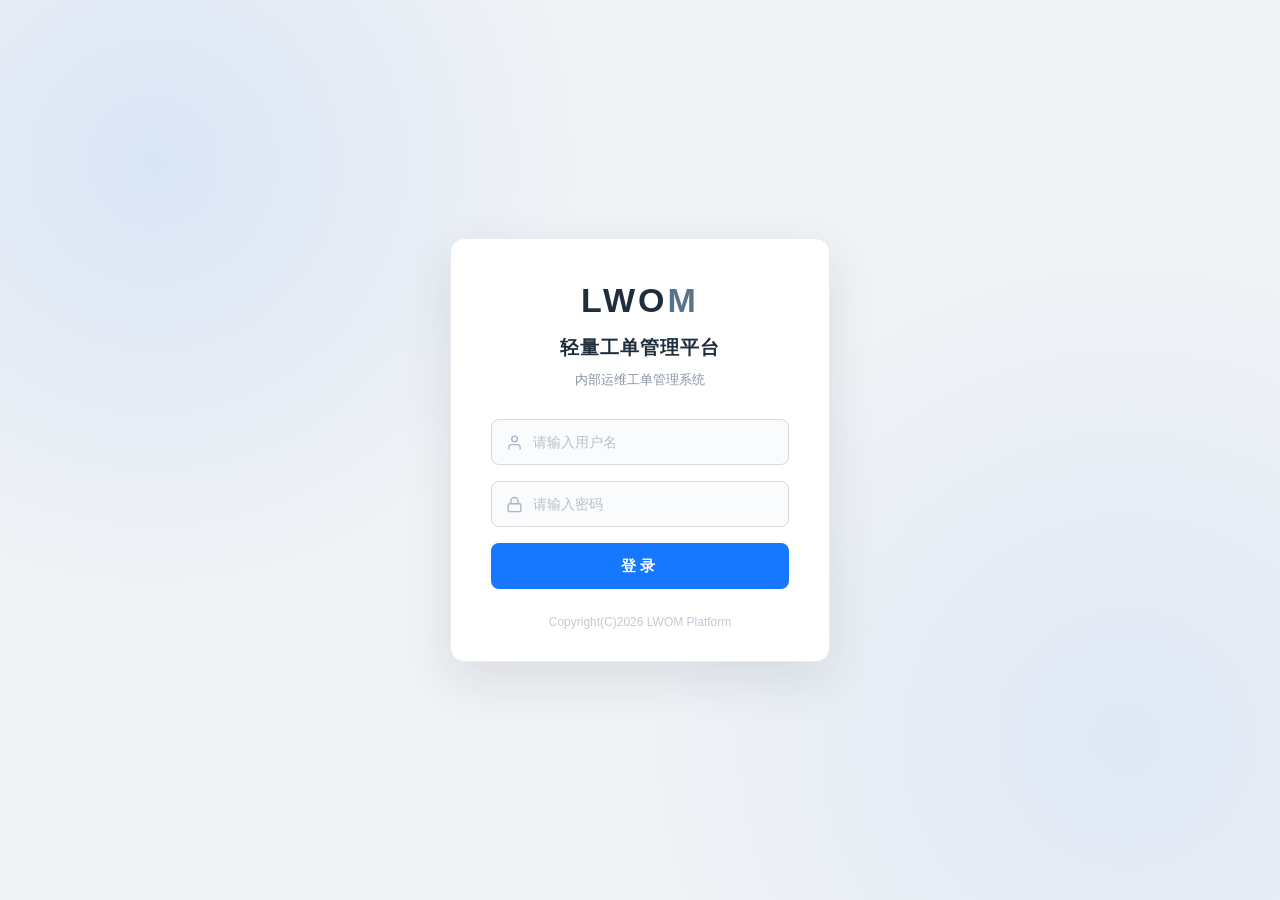
<file: frontend/html/index.html>
<!DOCTYPE html>
<html lang="zh-CN">
<head>
    <meta charset="UTF-8">
    <meta name="viewport" content="width=device-width, initial-scale=1.0">
    <title>工单列表 - 轻量工单管理平台</title>
    <link rel="stylesheet" href="../css/style.css">
    <link rel="stylesheet" href="../css/index.css">
</head>
<aside class="sidebar">
    <div class="sidebar-logo">LWO<span>M</span></div>
    <ul class="sidebar-menu">
        <li>
            <a class="active" href="index.html">
                <svg viewBox="0 0 24 24" fill="none" stroke="currentColor" stroke-width="2" stroke-linecap="round">
                    <line x1="4" y1="6" x2="20" y2="6"/>
                    <line x1="4" y1="12" x2="20" y2="12"/>
                    <line x1="4" y1="18" x2="20" y2="19"/>
                </svg>
                工单列表
            </a>
        </li>
        <li>
            <a href="#">
                <svg viewBox="0 0 24 24" fill="none" stroke="currentColor" stroke-width="2" stroke-linecap="round">
                    <line x1="12" y1="5" x2="12" y2="19"/>
                    <line x1="5" y1="12" x2="19" y2="12"/>
                </svg>
                新建工单
            </a>
        </li>
        <li>
            <a href="#">
                <svg viewBox="0 0 24 24" fill="none" stroke="currentColor" stroke-width="2" stroke-linecap="round">
                    <line x1="6" y1="20" x2="6" y2="12"/>
                    <line x1="12" y1="20" x2="12" y2="6"/>
                    <line x1="18" y1="20" x2="18" y2="14"/>
                </svg>
                数据看板
            </a>
        </li>
        <li>
            <a href="#">
                <svg viewBox="0 0 24 24" fill="none" stroke="currentColor" stroke-width="2" stroke-linecap="round" stroke-linejoin="round">
                <circle cx="12" cy="7" r="4"/>
                </svg>
                用户管理
            </a>
        </li>
        <li>
            <a href="#">
                <svg viewBox="0 0 24 24" fill="none" stroke="currentColor" stroke-width="2" stroke-linecap="round">
                    <circle cx="12" cy="12" r="3"/>
                    <path d="M12 2v3M12 19v3M2 12h3M19 12h3
                            M4.9 4.9l2.1 2.1M17 17l2.1 2.1
                            M19.1 4.9L17 7M7 17l-2.1 2.1" />
                </svg>
                系统设置
            </a>
        </li>
    </ul>
</aside>

<body class="list-page">
    <header class="topbar">
       <h1>工单列表</h1>

       <div class="topbar-right">

        <span class="bell">
            <svg viewBox="0 0 24 24" fill="none" stroke="currentColor" stroke-width="2" stroke-linecap="round" stroke-linejoin="round">
                <path d="M18 8A6 6 0 0 0 6 8c0 7-3 9-3 9h18s-3-2-3-9"/> <path d="M13.7 21a2 2 0 0 1-3.4 0"/>
            </svg>
            <i class="dot"></i>
        </span>

        <span class="user-chip">
            <span class="avatar">
                <svg viewBox="0 0 24 24" fill="currentColor">
                    <circle cx ="12" cy="8" r="4"/>
                    <path d="M4 21c0-4 3.6-6.5 8-6.5s8 2.5 8 6.5z"/>
                </svg>
            </span>
            <span id="userInfo">--</span>
        </span>

        <button class="logout-btn" id="logoutBtn">退出</button>

       </div>
    </header>

    <main class="page-main">
        <div class="filter-bar">
            <label class="filter-item">
                <span>状态</span>
                <select id="statusFilter">
                    <option value="">全部</option>
                    <option value="新建">新建</option>
                    <option value="处理中">处理中</option>
                    <option value="待确认">待确认</option>
                    <option value="已关闭">已关闭</option>
                </select>
            </label>

            <label class="filter-item">
                <span>类型</span>
                <select id="typeFilter">
                    <option value="">全部</option>
                    <option value="保修">保修</option>
                    <option value="咨询">咨询</option>
                    <option value="其它">其它</option>
                </select>
            </label>

            <label class="filter-item">
                <span>创建时间</span>
                <select id="dataFilter">
                    <option value="">请选择日期范围</option>
                </select>
            </label>

            <label class="filter-item">
                <span>搜索</span>
                <input type="text" id="keywordInput" placeholder="搜索工单标题/编号">
            </label>

            <button class="btn-primary" id="searchBtn">查询</button>

            <button class="btn-plain" id="resetBtn">重置</button>

        </div>

        <div class="page-card table-card">
            <div class="table-toolbar"> 
                <div class="table-title">工单列表<span class = "table-count" id="totalCount">(共0条)</span></div>
                <div class="table-actions">
                    <button class="btn-primary" id="createBtn">+ 新建工单</button>
                    <button class="btn-plain" id="exportBtn">导出 Excel</button>
                </div>
            </div>
            <table>
                <thead>
                    <tr>
                        <th>工单编号</th>
                        <th>标题</th>
                        <th>类型</th>
                        <th>优先级</th>
                        <th>状态</th>
                        <th>处理人</th>
                        <th>创建时间</th>
                        <th>操作</th>
                    </tr>
                </thead>
                <tbody id="ticketBody">
                    <tr>
                        <td colspan="8" class="page-empty">暂无工单</td>
                    </tr>
                </tbody>
            </table>
        </div>
    </main>

    <script src="../js/index.js" defer></script>
    <script src="../js/tickets.js" defer></script>
</body>
</html>
</file>
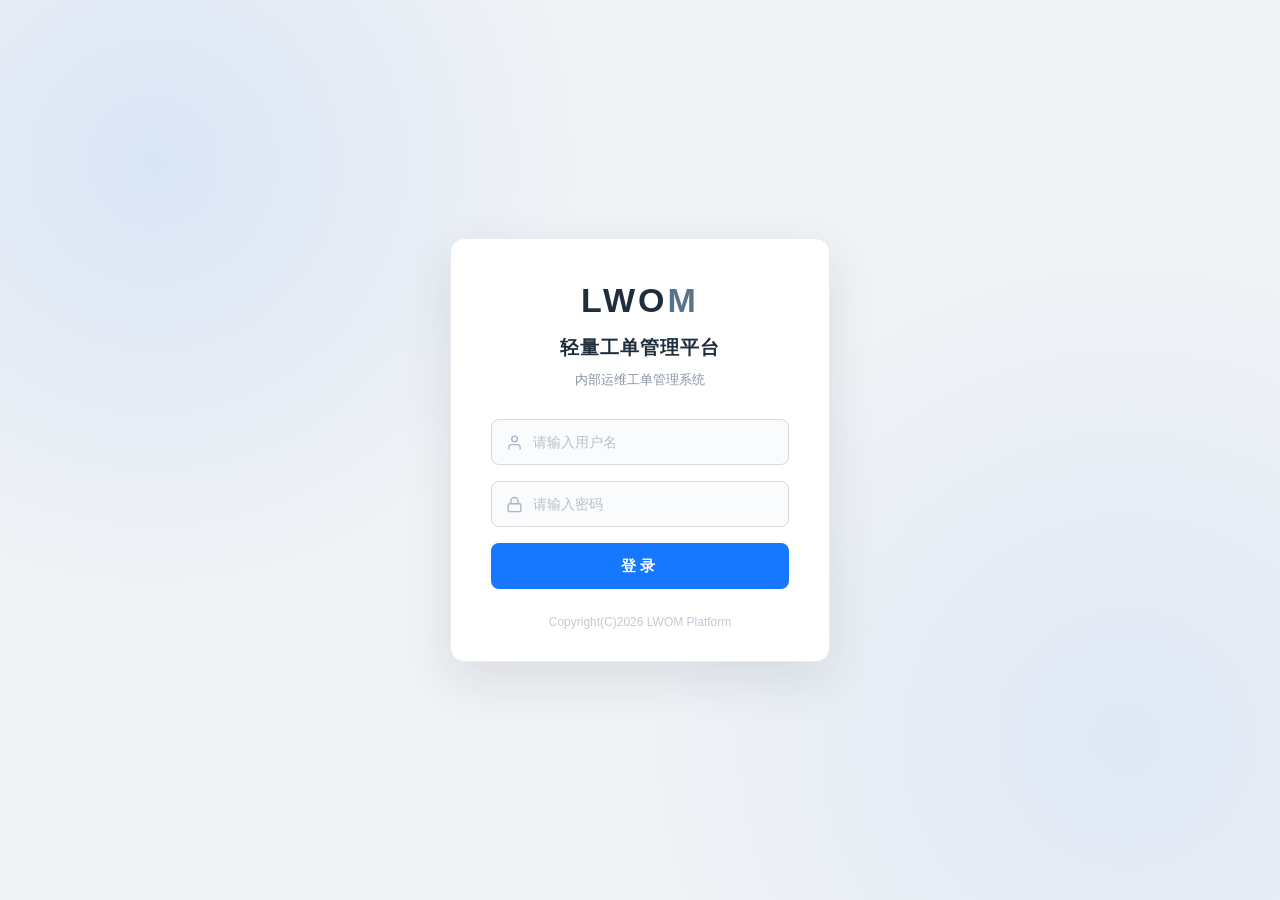
<file: frontend/html/login.html>
<!DOCTYPE html>
<html lang="zh-CN">
<head>
    <meta charset="UTF-8">
    <meta name="viewport" content="width=device-width, initial-scale=1.0">
    <title>登录 - 轻量工单管理平台</title>
    <link rel="stylesheet" href="../css/style.css">
    <link rel="stylesheet" href="../css/login.css">
    <script src="../js/login.js" defer></script>
</head>
<body class="login-page">
    <div class="login-card">
    <div class="login-brand">LWO<span>M</span></div>
    <h1 class="login-title">轻量工单管理平台</h1>
    <p class="login-sub">内部运维工单管理系统</p>

    <form class="loginForm" novalidate>
        <div class="login-field">
            <svg viewBox="0 0 24 24"
            fill="none"
            stroke="currentColor"
            stroke-width="2"
            stroke-linecap="round"
            stroke-linejoin="round">
            <path d="M20 21v-2a4 4 0 0 0-4-4H8a4 4 0 0 0-4 4v2"></path>
            <circle cx="12" cy="7" r="4"></circle>
        </svg>
        <input type="text"
               id="username"
               placeholder="请输入用户名"
               autocomplete="username">
        </div>
        <div class="login-field">
            <svg viewBox="0 0 24 24"
                 fill="none"
                 stroke="currentColor"
                 stroke-width="2"
                 stroke-linecap="round"
                 stroke-linejoin="round">
                <rect x="3" y="11" width="18" height="11" rx="2"></rect>
                <path d="M7 11V7a5 5 0 0 1 10 0v4"></path>
                </svg>
                <input type="password"
                       id="password"
                       placeholder="请输入密码"
                       autocomplete="current-password">
        </div>
        <div class="login-tip" id="loginTip"></div>
        <button type="submit" class="login-btn" id="loginBtn">登录</button>
    </form>
    <p class="login-copy">Copyright(C)2026 LWOM Platform</p>
    </div>
</body>
</html>
</file>
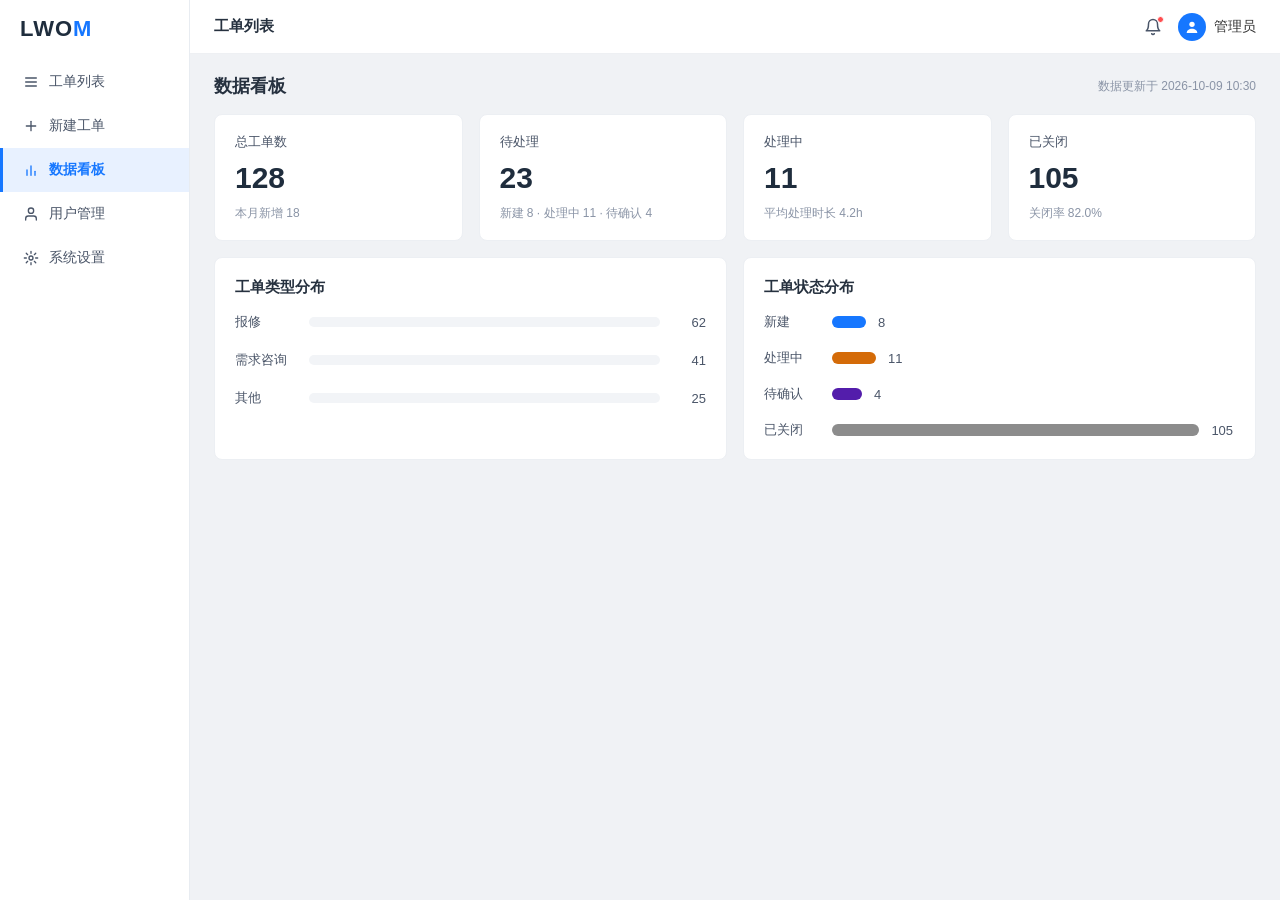
<file: ui/html/dashboard.html>
<!DOCTYPE html>
<html lang="zh-CN">
<head>
<meta charset="UTF-8">
<meta name="viewport" content="width=device-width, initial-scale=1.0">
<title>数据看板 - LWOM 轻量工单管理平台</title>
<link rel="stylesheet" href="css/style.css">
</head>
<body>
<div class="layout">
  <!-- 侧边栏 -->
  <aside class="sidebar">
    <div class="logo">LWO<span class="m">M</span></div>
    <ul class="menu">
      <li><a href="ticket-list.html"><svg viewBox="0 0 24 24" fill="none" stroke="currentColor" stroke-width="2" stroke-linecap="round"><line x1="4" y1="6" x2="20" y2="6"/><line x1="4" y1="12" x2="20" y2="12"/><line x1="4" y1="18" x2="20" y2="18"/></svg>工单列表</a></li>
      <li><a href="ticket-new.html"><svg viewBox="0 0 24 24" fill="none" stroke="currentColor" stroke-width="2" stroke-linecap="round"><line x1="12" y1="5" x2="12" y2="19"/><line x1="5" y1="12" x2="19" y2="12"/></svg>新建工单</a></li>
      <li><a class="active" href="dashboard.html"><svg viewBox="0 0 24 24" fill="none" stroke="currentColor" stroke-width="2" stroke-linecap="round"><line x1="6" y1="20" x2="6" y2="12"/><line x1="12" y1="20" x2="12" y2="6"/><line x1="18" y1="20" x2="18" y2="14"/></svg>数据看板</a></li>
      <li><a href="user-management.html"><svg viewBox="0 0 24 24" fill="none" stroke="currentColor" stroke-width="2" stroke-linecap="round" stroke-linejoin="round"><path d="M20 21v-2a4 4 0 0 0-4-4H8a4 4 0 0 0-4 4v2"/><circle cx="12" cy="7" r="4"/></svg>用户管理</a></li>
      <li><a href="system-settings.html"><svg viewBox="0 0 24 24" fill="none" stroke="currentColor" stroke-width="2" stroke-linecap="round"><circle cx="12" cy="12" r="3"/><path d="M12 2v3M12 19v3M2 12h3M19 12h3M4.9 4.9l2.1 2.1M17 17l2.1 2.1M19.1 4.9L17 7M7 17l-2.1 2.1"/></svg>系统设置</a></li>
    </ul>
  </aside>

  <!-- 主区域 -->
  <div class="main">
    <header class="topbar">
      <h1>工单列表</h1>
      <div class="topbar-right">
        <span class="bell"><svg viewBox="0 0 24 24" fill="none" stroke="currentColor" stroke-width="2" stroke-linecap="round" stroke-linejoin="round"><path d="M18 8A6 6 0 0 0 6 8c0 7-3 9-3 9h18s-3-2-3-9"/><path d="M13.7 21a2 2 0 0 1-3.4 0"/></svg><i class="dot"></i></span>
        <span class="user-chip"><span class="avatar"><svg viewBox="0 0 24 24" fill="currentColor"><circle cx="12" cy="8" r="4"/><path d="M4 21c0-4 3.6-6.5 8-6.5s8 2.5 8 6.5z"/></svg></span>管理员</span>
      </div>
    </header>

    <div class="content">
      <div class="page-head">
        <h2>数据看板</h2>
        <span class="meta">数据更新于 2026-10-09 10:30</span>
      </div>

      <!-- 统计卡片 -->
      <div class="stat-row">
        <div class="stat-card">
          <div class="lb">总工单数</div>
          <div class="num">128</div>
          <div class="sub">本月新增 18</div>
        </div>
        <div class="stat-card">
          <div class="lb">待处理</div>
          <div class="num">23</div>
          <div class="sub">新建 8 · 处理中 11 · 待确认 4</div>
        </div>
        <div class="stat-card">
          <div class="lb">处理中</div>
          <div class="num">11</div>
          <div class="sub">平均处理时长 4.2h</div>
        </div>
        <div class="stat-card">
          <div class="lb">已关闭</div>
          <div class="num">105</div>
          <div class="sub">关闭率 82.0%</div>
        </div>
      </div>

      <!-- 图表卡片（纯 CSS 条形图） -->
      <div class="chart-row">
        <div class="card">
          <h3>工单类型分布</h3>
          <div class="hbar-item">
            <span class="lb">报修</span>
            <span class="track"><span class="fill" style="width:100%; background:#1677ff;"></span></span>
            <span class="num">62</span>
          </div>
          <div class="hbar-item">
            <span class="lb">需求咨询</span>
            <span class="track"><span class="fill" style="width:66%; background:#52c41a;"></span></span>
            <span class="num">41</span>
          </div>
          <div class="hbar-item">
            <span class="lb">其他</span>
            <span class="track"><span class="fill" style="width:40%; background:#faad14;"></span></span>
            <span class="num">25</span>
          </div>
        </div>

        <div class="card">
          <h3>工单状态分布</h3>
          <div class="sbar-item">
            <span class="lb">新建</span>
            <span class="pill" style="width:6%;  min-width:34px; background:#1677ff;"></span>
            <span class="num">8</span>
          </div>
          <div class="sbar-item">
            <span class="lb">处理中</span>
            <span class="pill" style="width:8%;  min-width:44px; background:#d46b08;"></span>
            <span class="num">11</span>
          </div>
          <div class="sbar-item">
            <span class="lb">待确认</span>
            <span class="pill" style="width:5%;  min-width:30px; background:#531dab;"></span>
            <span class="num">4</span>
          </div>
          <div class="sbar-item">
            <span class="lb">已关闭</span>
            <span class="pill" style="width:78%; background:#8c8c8c;"></span>
            <span class="num">105</span>
          </div>
        </div>
      </div>
    </div>
  </div>
</div>
</body>
</html>
</file>
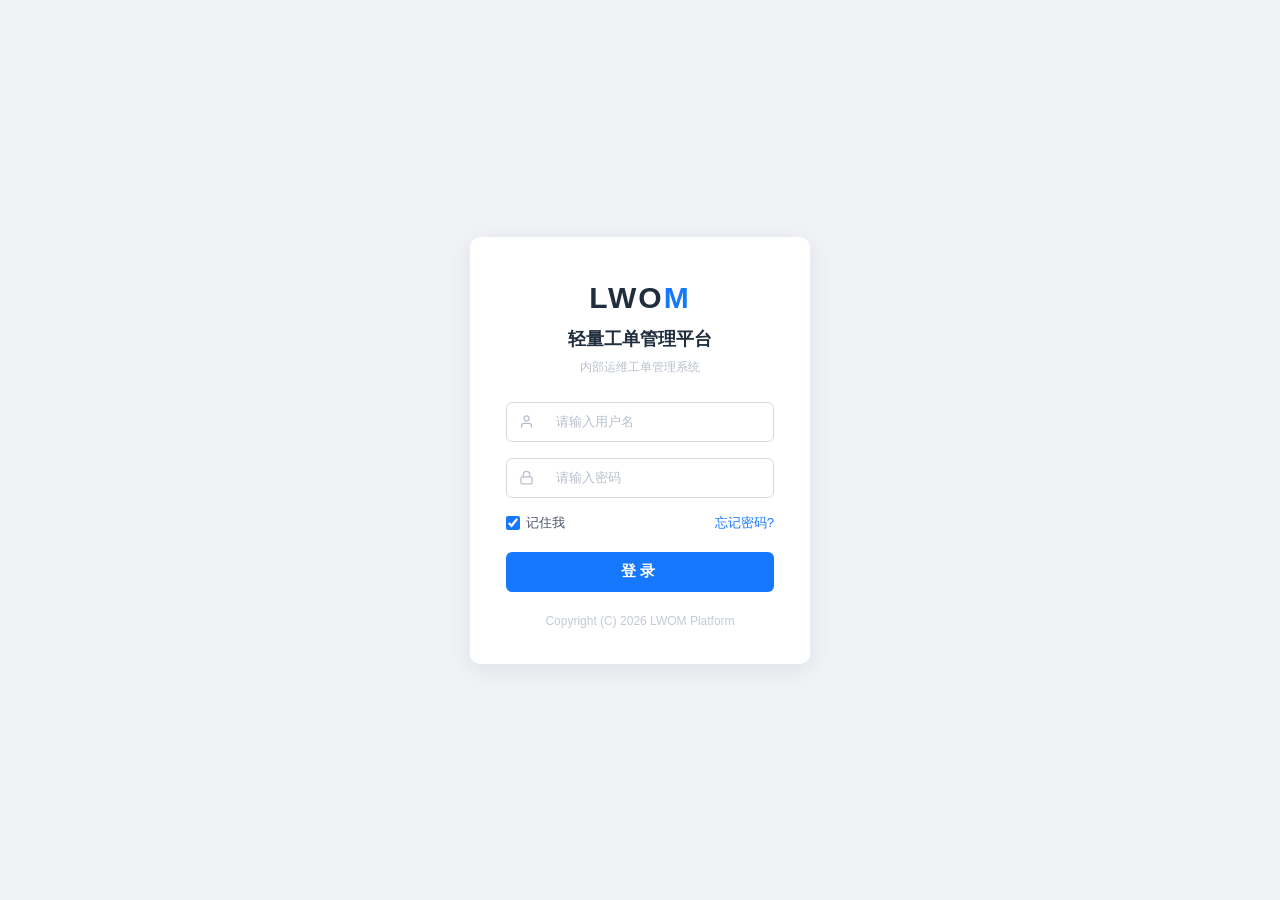
<file: ui/html/login.html>
<!DOCTYPE html>
<html lang="zh-CN">
<head>
<meta charset="UTF-8">
<meta name="viewport" content="width=device-width, initial-scale=1.0">
<title>登录 - LWOM 轻量工单管理平台</title>
<link rel="stylesheet" href="css/style.css">
</head>
<body>
  <div class="login-body">
    <div class="login-card">
      <div class="login-logo">LWO<span class="m">M</span></div>
      <div class="login-title">轻量工单管理平台</div>
      <div class="login-sub">内部运维工单管理系统</div>

      <form action="ticket-list.html">
        <div class="login-field">
          <svg viewBox="0 0 24 24" fill="none" stroke="currentColor" stroke-width="2" stroke-linecap="round" stroke-linejoin="round"><path d="M20 21v-2a4 4 0 0 0-4-4H8a4 4 0 0 0-4 4v2"/><circle cx="12" cy="7" r="4"/></svg>
          <input type="text" placeholder="请输入用户名">
        </div>
        <div class="login-field">
          <svg viewBox="0 0 24 24" fill="none" stroke="currentColor" stroke-width="2" stroke-linecap="round" stroke-linejoin="round"><rect x="3" y="11" width="18" height="11" rx="2"/><path d="M7 11V7a5 5 0 0 1 10 0v4"/></svg>
          <input type="password" placeholder="请输入密码">
        </div>
        <div class="login-row">
          <label class="remember"><input type="checkbox" checked> 记住我</label>
          <a href="#">忘记密码?</a>
        </div>
        <button type="submit" class="login-btn">登录</button>
      </form>

      <div class="login-copy">Copyright (C) 2026 LWOM Platform</div>
    </div>
  </div>
</body>
</html>
</file>
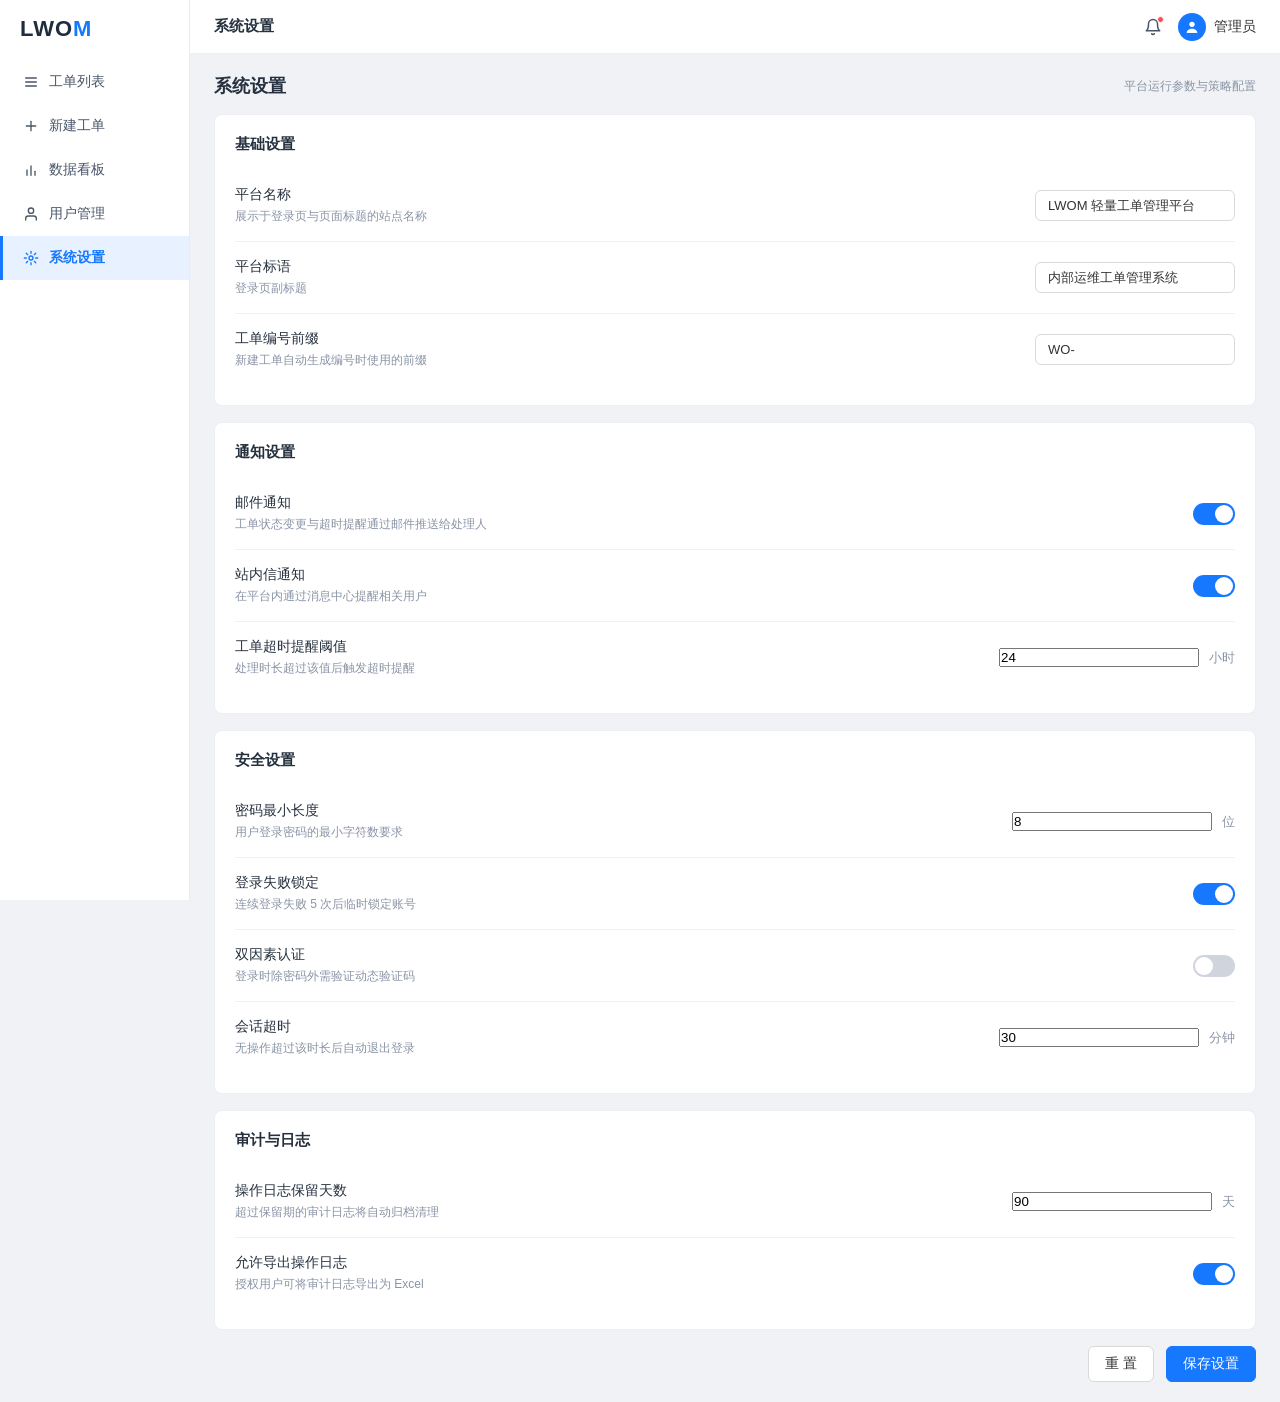
<file: ui/html/system-settings.html>
<!DOCTYPE html>
<html lang="zh-CN">
<head>
<meta charset="UTF-8">
<meta name="viewport" content="width=device-width, initial-scale=1.0">
<title>系统设置 - LWOM 轻量工单管理平台</title>
<link rel="stylesheet" href="css/style.css">
</head>
<body>
<div class="layout">
  <!-- 侧边栏 -->
  <aside class="sidebar">
    <div class="logo">LWO<span class="m">M</span></div>
    <ul class="menu">
      <li><a href="ticket-list.html"><svg viewBox="0 0 24 24" fill="none" stroke="currentColor" stroke-width="2" stroke-linecap="round"><line x1="4" y1="6" x2="20" y2="6"/><line x1="4" y1="12" x2="20" y2="12"/><line x1="4" y1="18" x2="20" y2="18"/></svg>工单列表</a></li>
      <li><a href="ticket-new.html"><svg viewBox="0 0 24 24" fill="none" stroke="currentColor" stroke-width="2" stroke-linecap="round"><line x1="12" y1="5" x2="12" y2="19"/><line x1="5" y1="12" x2="19" y2="12"/></svg>新建工单</a></li>
      <li><a href="dashboard.html"><svg viewBox="0 0 24 24" fill="none" stroke="currentColor" stroke-width="2" stroke-linecap="round"><line x1="6" y1="20" x2="6" y2="12"/><line x1="12" y1="20" x2="12" y2="6"/><line x1="18" y1="20" x2="18" y2="14"/></svg>数据看板</a></li>
      <li><a href="user-management.html"><svg viewBox="0 0 24 24" fill="none" stroke="currentColor" stroke-width="2" stroke-linecap="round" stroke-linejoin="round"><path d="M20 21v-2a4 4 0 0 0-4-4H8a4 4 0 0 0-4 4v2"/><circle cx="12" cy="7" r="4"/></svg>用户管理</a></li>
      <li><a class="active" href="system-settings.html"><svg viewBox="0 0 24 24" fill="none" stroke="currentColor" stroke-width="2" stroke-linecap="round"><circle cx="12" cy="12" r="3"/><path d="M12 2v3M12 19v3M2 12h3M19 12h3M4.9 4.9l2.1 2.1M17 17l2.1 2.1M19.1 4.9L17 7M7 17l-2.1 2.1"/></svg>系统设置</a></li>
    </ul>
  </aside>

  <!-- 主区域 -->
  <div class="main">
    <header class="topbar">
      <h1>系统设置</h1>
      <div class="topbar-right">
        <span class="bell"><svg viewBox="0 0 24 24" fill="none" stroke="currentColor" stroke-width="2" stroke-linecap="round" stroke-linejoin="round"><path d="M18 8A6 6 0 0 0 6 8c0 7-3 9-3 9h18s-3-2-3-9"/><path d="M13.7 21a2 2 0 0 1-3.4 0"/></svg><i class="dot"></i></span>
        <span class="user-chip"><span class="avatar"><svg viewBox="0 0 24 24" fill="currentColor"><circle cx="12" cy="8" r="4"/><path d="M4 21c0-4 3.6-6.5 8-6.5s8 2.5 8 6.5z"/></svg></span>管理员</span>
      </div>
    </header>

    <div class="content">
      <div class="page-head"><h2>系统设置</h2><span class="meta">平台运行参数与策略配置</span></div>

      <!-- 基础设置 -->
      <div class="card" style="margin-bottom:16px">
        <h3>基础设置</h3>
        <div class="setting-row">
          <div class="info"><div class="t">平台名称</div><div class="d">展示于登录页与页面标题的站点名称</div></div>
          <div class="ctrl"><input type="text" value="LWOM 轻量工单管理平台"></div>
        </div>
        <div class="setting-row">
          <div class="info"><div class="t">平台标语</div><div class="d">登录页副标题</div></div>
          <div class="ctrl"><input type="text" value="内部运维工单管理系统"></div>
        </div>
        <div class="setting-row">
          <div class="info"><div class="t">工单编号前缀</div><div class="d">新建工单自动生成编号时使用的前缀</div></div>
          <div class="ctrl"><input type="text" value="WO-"></div>
        </div>
      </div>

      <!-- 通知设置 -->
      <div class="card" style="margin-bottom:16px">
        <h3>通知设置</h3>
        <div class="setting-row">
          <div class="info"><div class="t">邮件通知</div><div class="d">工单状态变更与超时提醒通过邮件推送给处理人</div></div>
          <div class="ctrl"><label class="switch"><input type="checkbox" checked><span class="slider"></span></label></div>
        </div>
        <div class="setting-row">
          <div class="info"><div class="t">站内信通知</div><div class="d">在平台内通过消息中心提醒相关用户</div></div>
          <div class="ctrl"><label class="switch"><input type="checkbox" checked><span class="slider"></span></label></div>
        </div>
        <div class="setting-row">
          <div class="info"><div class="t">工单超时提醒阈值</div><div class="d">处理时长超过该值后触发超时提醒</div></div>
          <div class="ctrl"><input type="number" value="24"><span class="unit">小时</span></div>
        </div>
      </div>

      <!-- 安全设置 -->
      <div class="card" style="margin-bottom:16px">
        <h3>安全设置</h3>
        <div class="setting-row">
          <div class="info"><div class="t">密码最小长度</div><div class="d">用户登录密码的最小字符数要求</div></div>
          <div class="ctrl"><input type="number" value="8"><span class="unit">位</span></div>
        </div>
        <div class="setting-row">
          <div class="info"><div class="t">登录失败锁定</div><div class="d">连续登录失败 5 次后临时锁定账号</div></div>
          <div class="ctrl"><label class="switch"><input type="checkbox" checked><span class="slider"></span></label></div>
        </div>
        <div class="setting-row">
          <div class="info"><div class="t">双因素认证</div><div class="d">登录时除密码外需验证动态验证码</div></div>
          <div class="ctrl"><label class="switch"><input type="checkbox"><span class="slider"></span></label></div>
        </div>
        <div class="setting-row">
          <div class="info"><div class="t">会话超时</div><div class="d">无操作超过该时长后自动退出登录</div></div>
          <div class="ctrl"><input type="number" value="30"><span class="unit">分钟</span></div>
        </div>
      </div>

      <!-- 审计与日志 -->
      <div class="card" style="margin-bottom:16px">
        <h3>审计与日志</h3>
        <div class="setting-row">
          <div class="info"><div class="t">操作日志保留天数</div><div class="d">超过保留期的审计日志将自动归档清理</div></div>
          <div class="ctrl"><input type="number" value="90"><span class="unit">天</span></div>
        </div>
        <div class="setting-row">
          <div class="info"><div class="t">允许导出操作日志</div><div class="d">授权用户可将审计日志导出为 Excel</div></div>
          <div class="ctrl"><label class="switch"><input type="checkbox" checked><span class="slider"></span></label></div>
        </div>
      </div>

      <div class="setting-footer">
        <button class="btn">重 置</button>
        <button class="btn btn-primary">保存设置</button>
      </div>
    </div>
  </div>
</div>
</body>
</html>
</file>
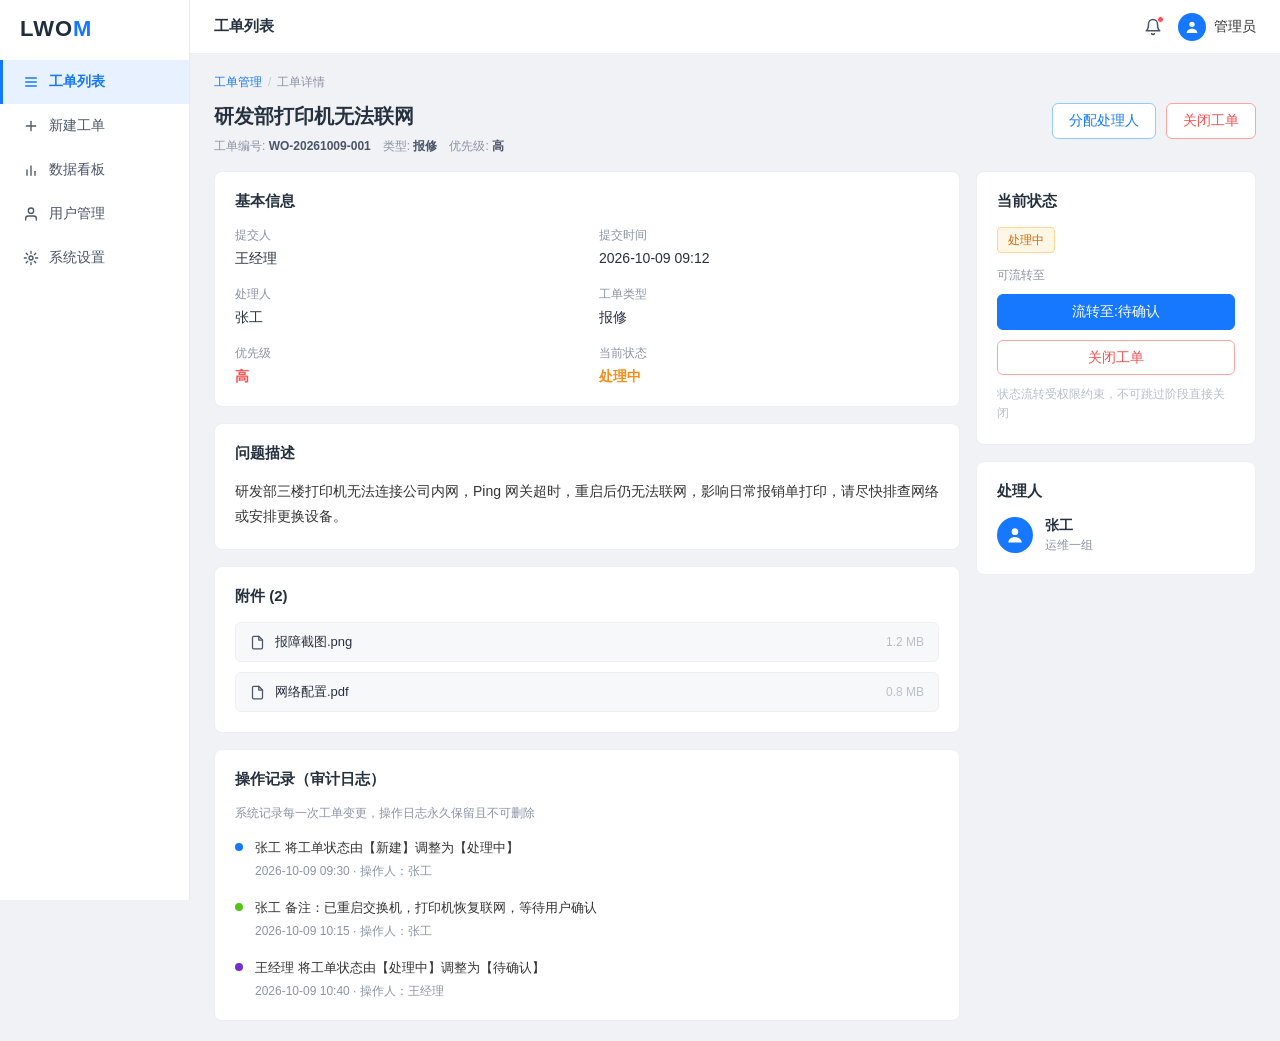
<file: ui/html/ticket-detail.html>
<!DOCTYPE html>
<html lang="zh-CN">
<head>
<meta charset="UTF-8">
<meta name="viewport" content="width=device-width, initial-scale=1.0">
<title>工单详情 - LWOM 轻量工单管理平台</title>
<link rel="stylesheet" href="css/style.css">
</head>
<body>
<div class="layout">
  <!-- 侧边栏 -->
  <aside class="sidebar">
    <div class="logo">LWO<span class="m">M</span></div>
    <ul class="menu">
      <li><a class="active" href="ticket-list.html"><svg viewBox="0 0 24 24" fill="none" stroke="currentColor" stroke-width="2" stroke-linecap="round"><line x1="4" y1="6" x2="20" y2="6"/><line x1="4" y1="12" x2="20" y2="12"/><line x1="4" y1="18" x2="20" y2="18"/></svg>工单列表</a></li>
      <li><a href="ticket-new.html"><svg viewBox="0 0 24 24" fill="none" stroke="currentColor" stroke-width="2" stroke-linecap="round"><line x1="12" y1="5" x2="12" y2="19"/><line x1="5" y1="12" x2="19" y2="12"/></svg>新建工单</a></li>
      <li><a href="dashboard.html"><svg viewBox="0 0 24 24" fill="none" stroke="currentColor" stroke-width="2" stroke-linecap="round"><line x1="6" y1="20" x2="6" y2="12"/><line x1="12" y1="20" x2="12" y2="6"/><line x1="18" y1="20" x2="18" y2="14"/></svg>数据看板</a></li>
      <li><a href="user-management.html"><svg viewBox="0 0 24 24" fill="none" stroke="currentColor" stroke-width="2" stroke-linecap="round" stroke-linejoin="round"><path d="M20 21v-2a4 4 0 0 0-4-4H8a4 4 0 0 0-4 4v2"/><circle cx="12" cy="7" r="4"/></svg>用户管理</a></li>
      <li><a href="system-settings.html"><svg viewBox="0 0 24 24" fill="none" stroke="currentColor" stroke-width="2" stroke-linecap="round"><circle cx="12" cy="12" r="3"/><path d="M12 2v3M12 19v3M2 12h3M19 12h3M4.9 4.9l2.1 2.1M17 17l2.1 2.1M19.1 4.9L17 7M7 17l-2.1 2.1"/></svg>系统设置</a></li>
    </ul>
  </aside>

  <!-- 主区域 -->
  <div class="main">
    <header class="topbar">
      <h1>工单列表</h1>
      <div class="topbar-right">
        <span class="bell"><svg viewBox="0 0 24 24" fill="none" stroke="currentColor" stroke-width="2" stroke-linecap="round" stroke-linejoin="round"><path d="M18 8A6 6 0 0 0 6 8c0 7-3 9-3 9h18s-3-2-3-9"/><path d="M13.7 21a2 2 0 0 1-3.4 0"/></svg><i class="dot"></i></span>
        <span class="user-chip"><span class="avatar"><svg viewBox="0 0 24 24" fill="currentColor"><circle cx="12" cy="8" r="4"/><path d="M4 21c0-4 3.6-6.5 8-6.5s8 2.5 8 6.5z"/></svg></span>管理员</span>
      </div>
    </header>

    <div class="content">
      <div class="breadcrumb"><a href="ticket-list.html">工单管理</a><span class="sep">/</span>工单详情</div>

      <div class="detail-head">
        <div style="display:flex; align-items:flex-start; justify-content:space-between;">
          <div>
            <h2>研发部打印机无法联网</h2>
            <div class="meta">工单编号: <b>WO-20261009-001</b>　类型: <b>报修</b>　优先级: <b>高</b></div>
          </div>
          <div class="ops">
            <button class="btn btn-outline-blue">分配处理人</button>
            <button class="btn btn-outline-red">关闭工单</button>
          </div>
        </div>
      </div>

      <div class="detail-grid">
        <!-- 左侧主栏 -->
        <div class="detail-main">
          <div class="card">
            <h3>基本信息</h3>
            <div class="info-grid">
              <div class="info-item"><div class="lb">提交人</div><div class="val">王经理</div></div>
              <div class="info-item"><div class="lb">提交时间</div><div class="val">2026-10-09 09:12</div></div>
              <div class="info-item"><div class="lb">处理人</div><div class="val">张工</div></div>
              <div class="info-item"><div class="lb">工单类型</div><div class="val">报修</div></div>
              <div class="info-item"><div class="lb">优先级</div><div class="val red">高</div></div>
              <div class="info-item"><div class="lb">当前状态</div><div class="val orange">处理中</div></div>
            </div>
          </div>

          <div class="card">
            <h3>问题描述</h3>
            <div class="desc-text">研发部三楼打印机无法连接公司内网，Ping 网关超时，重启后仍无法联网，影响日常报销单打印，请尽快排查网络或安排更换设备。</div>
          </div>

          <div class="card">
            <h3>附件 (2)</h3>
            <div class="file-row">
              <svg viewBox="0 0 24 24" fill="none" stroke="currentColor" stroke-width="2" stroke-linecap="round" stroke-linejoin="round"><path d="M14 2H6a2 2 0 0 0-2 2v16a2 2 0 0 0 2 2h12a2 2 0 0 0 2-2V8z"/><polyline points="14 2 14 8 20 8"/></svg>
              报障截图.png<span class="size">1.2 MB</span>
            </div>
            <div class="file-row">
              <svg viewBox="0 0 24 24" fill="none" stroke="currentColor" stroke-width="2" stroke-linecap="round" stroke-linejoin="round"><path d="M14 2H6a2 2 0 0 0-2 2v16a2 2 0 0 0 2 2h12a2 2 0 0 0 2-2V8z"/><polyline points="14 2 14 8 20 8"/></svg>
              网络配置.pdf<span class="size">0.8 MB</span>
            </div>
          </div>

          <div class="card">
            <h3>操作记录（审计日志）</h3>
            <div class="audit-note">系统记录每一次工单变更，操作日志永久保留且不可删除</div>
            <div class="timeline">
              <div class="tl-item">
                <span class="tl-dot dot-blue"></span>
                <div class="tl-body">
                  <div class="txt">张工 将工单状态由【新建】调整为【处理中】</div>
                  <div class="time">2026-10-09 09:30 · 操作人：张工</div>
                </div>
              </div>
              <div class="tl-item">
                <span class="tl-dot dot-green"></span>
                <div class="tl-body">
                  <div class="txt">张工 备注：已重启交换机，打印机恢复联网，等待用户确认</div>
                  <div class="time">2026-10-09 10:15 · 操作人：张工</div>
                </div>
              </div>
              <div class="tl-item">
                <span class="tl-dot dot-purple"></span>
                <div class="tl-body">
                  <div class="txt">王经理 将工单状态由【处理中】调整为【待确认】</div>
                  <div class="time">2026-10-09 10:40 · 操作人：王经理</div>
                </div>
              </div>
            </div>
          </div>
        </div>

        <!-- 右侧栏 -->
        <div class="detail-side">
          <div class="card side-status">
            <h3>当前状态</h3>
            <div class="cur"><span class="tag tag-orange">处理中</span></div>
            <div class="flow-to">可流转至</div>
            <button class="btn btn-primary">流转至:待确认</button>
            <button class="btn btn-outline-red">关闭工单</button>
            <div class="note">状态流转受权限约束，不可跳过阶段直接关闭</div>
          </div>

          <div class="card">
            <h3>处理人</h3>
            <div class="handler">
              <span class="avatar"><svg viewBox="0 0 24 24" fill="currentColor"><circle cx="12" cy="8" r="4"/><path d="M4 21c0-4 3.6-6.5 8-6.5s8 2.5 8 6.5z"/></svg></span>
              <div><div class="name">张工</div><div class="team">运维一组</div></div>
            </div>
          </div>
        </div>
      </div>
    </div>
  </div>
</div>
</body>
</html>
</file>
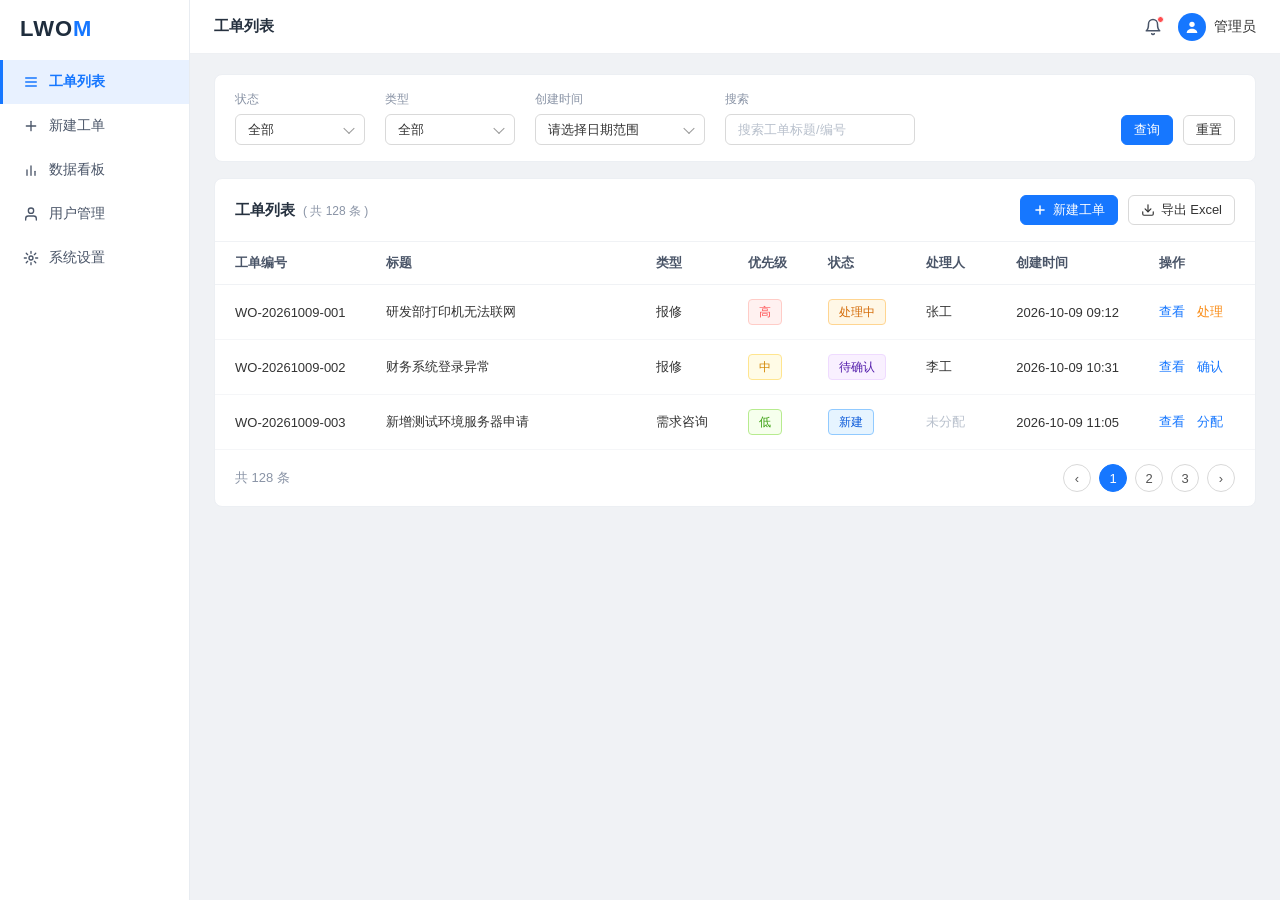
<file: ui/html/ticket-list.html>
<!DOCTYPE html>
<html lang="zh-CN">
<head>
<meta charset="UTF-8">
<meta name="viewport" content="width=device-width, initial-scale=1.0">
<title>工单列表 - LWOM 轻量工单管理平台</title>
<link rel="stylesheet" href="css/style.css">
</head>
<body>
<div class="layout">
  <!-- 侧边栏 -->
  <aside class="sidebar">
    <div class="logo">LWO<span class="m">M</span></div>
    <ul class="menu">
      <li><a class="active" href="ticket-list.html"><svg viewBox="0 0 24 24" fill="none" stroke="currentColor" stroke-width="2" stroke-linecap="round"><line x1="4" y1="6" x2="20" y2="6"/><line x1="4" y1="12" x2="20" y2="12"/><line x1="4" y1="18" x2="20" y2="18"/></svg>工单列表</a></li>
      <li><a href="ticket-new.html"><svg viewBox="0 0 24 24" fill="none" stroke="currentColor" stroke-width="2" stroke-linecap="round"><line x1="12" y1="5" x2="12" y2="19"/><line x1="5" y1="12" x2="19" y2="12"/></svg>新建工单</a></li>
      <li><a href="dashboard.html"><svg viewBox="0 0 24 24" fill="none" stroke="currentColor" stroke-width="2" stroke-linecap="round"><line x1="6" y1="20" x2="6" y2="12"/><line x1="12" y1="20" x2="12" y2="6"/><line x1="18" y1="20" x2="18" y2="14"/></svg>数据看板</a></li>
      <li><a href="user-management.html"><svg viewBox="0 0 24 24" fill="none" stroke="currentColor" stroke-width="2" stroke-linecap="round" stroke-linejoin="round"><path d="M20 21v-2a4 4 0 0 0-4-4H8a4 4 0 0 0-4 4v2"/><circle cx="12" cy="7" r="4"/></svg>用户管理</a></li>
      <li><a href="system-settings.html"><svg viewBox="0 0 24 24" fill="none" stroke="currentColor" stroke-width="2" stroke-linecap="round"><circle cx="12" cy="12" r="3"/><path d="M12 2v3M12 19v3M2 12h3M19 12h3M4.9 4.9l2.1 2.1M17 17l2.1 2.1M19.1 4.9L17 7M7 17l-2.1 2.1"/></svg>系统设置</a></li>
    </ul>
  </aside>

  <!-- 主区域 -->
  <div class="main">
    <header class="topbar">
      <h1>工单列表</h1>
      <div class="topbar-right">
        <span class="bell"><svg viewBox="0 0 24 24" fill="none" stroke="currentColor" stroke-width="2" stroke-linecap="round" stroke-linejoin="round"><path d="M18 8A6 6 0 0 0 6 8c0 7-3 9-3 9h18s-3-2-3-9"/><path d="M13.7 21a2 2 0 0 1-3.4 0"/></svg><i class="dot"></i></span>
        <span class="user-chip"><span class="avatar"><svg viewBox="0 0 24 24" fill="currentColor"><circle cx="12" cy="8" r="4"/><path d="M4 21c0-4 3.6-6.5 8-6.5s8 2.5 8 6.5z"/></svg></span>管理员</span>
      </div>
    </header>

    <div class="content">
      <!-- 筛选栏 -->
      <div class="filter-bar">
        <div class="filter-item">
          <label>状态</label>
          <span class="select-wrap"><select><option>全部</option><option>新建</option><option>处理中</option><option>待确认</option><option>已关闭</option></select></span>
        </div>
        <div class="filter-item">
          <label>类型</label>
          <span class="select-wrap"><select><option>全部</option><option>报修</option><option>需求咨询</option><option>其他</option></select></span>
        </div>
        <div class="filter-item">
          <label>创建时间</label>
          <span class="select-wrap"><select style="min-width:170px"><option>请选择日期范围</option></select></span>
        </div>
        <div class="filter-item">
          <label>搜索</label>
          <span class="inline"><input type="text" placeholder="搜索工单标题/编号" style="width:190px"></span>
        </div>
        <div class="filter-actions">
          <button class="btn btn-primary btn-sm">查询</button>
          <button class="btn btn-sm">重置</button>
        </div>
      </div>

      <!-- 工单列表 -->
      <div class="card table-card">
        <div class="table-toolbar">
          <span class="title">工单列表<small>( 共 128 条 )</small></span>
          <span class="ops">
            <a class="btn btn-primary btn-sm" href="ticket-new.html"><svg viewBox="0 0 24 24" fill="none" stroke="currentColor" stroke-width="2.5" stroke-linecap="round"><line x1="12" y1="5" x2="12" y2="19"/><line x1="5" y1="12" x2="19" y2="12"/></svg>新建工单</a>
            <button class="btn btn-sm"><svg viewBox="0 0 24 24" fill="none" stroke="currentColor" stroke-width="2" stroke-linecap="round" stroke-linejoin="round"><path d="M21 15v4a2 2 0 0 1-2 2H5a2 2 0 0 1-2-2v-4"/><polyline points="7 10 12 15 17 10"/><line x1="12" y1="15" x2="12" y2="3"/></svg>导出 Excel</button>
          </span>
        </div>
        <table>
          <thead>
            <tr>
              <th style="width:130px">工单编号</th>
              <th>标题</th>
              <th style="width:80px">类型</th>
              <th style="width:80px">优先级</th>
              <th style="width:80px">状态</th>
              <th style="width:90px">处理人</th>
              <th style="width:130px">创建时间</th>
              <th style="width:110px">操作</th>
            </tr>
          </thead>
          <tbody>
            <tr>
              <td>WO-20261009-001</td>
              <td>研发部打印机无法联网</td>
              <td>报修</td>
              <td><span class="tag tag-red">高</span></td>
              <td><span class="tag tag-orange">处理中</span></td>
              <td>张工</td>
              <td>2026-10-09 09:12</td>
              <td><a class="link-blue" href="ticket-detail.html">查看</a><a class="link-orange" href="#">处理</a></td>
            </tr>
            <tr>
              <td>WO-20261009-002</td>
              <td>财务系统登录异常</td>
              <td>报修</td>
              <td><span class="tag tag-yellow">中</span></td>
              <td><span class="tag tag-purple">待确认</span></td>
              <td>李工</td>
              <td>2026-10-09 10:31</td>
              <td><a class="link-blue" href="ticket-detail.html">查看</a><a class="link-blue" href="#">确认</a></td>
            </tr>
            <tr>
              <td>WO-20261009-003</td>
              <td>新增测试环境服务器申请</td>
              <td>需求咨询</td>
              <td><span class="tag tag-green">低</span></td>
              <td><span class="tag tag-blue">新建</span></td>
              <td class="td-muted">未分配</td>
              <td>2026-10-09 11:05</td>
              <td><a class="link-blue" href="ticket-detail.html">查看</a><a class="link-blue" href="#">分配</a></td>
            </tr>
          </tbody>
        </table>
        <div class="table-footer">
          <span>共 128 条</span>
          <span class="pager">
            <a href="#">‹</a>
            <a class="on" href="#">1</a>
            <a href="#">2</a>
            <a href="#">3</a>
            <a href="#">›</a>
          </span>
        </div>
      </div>
    </div>
  </div>
</div>
</body>
</html>
</file>
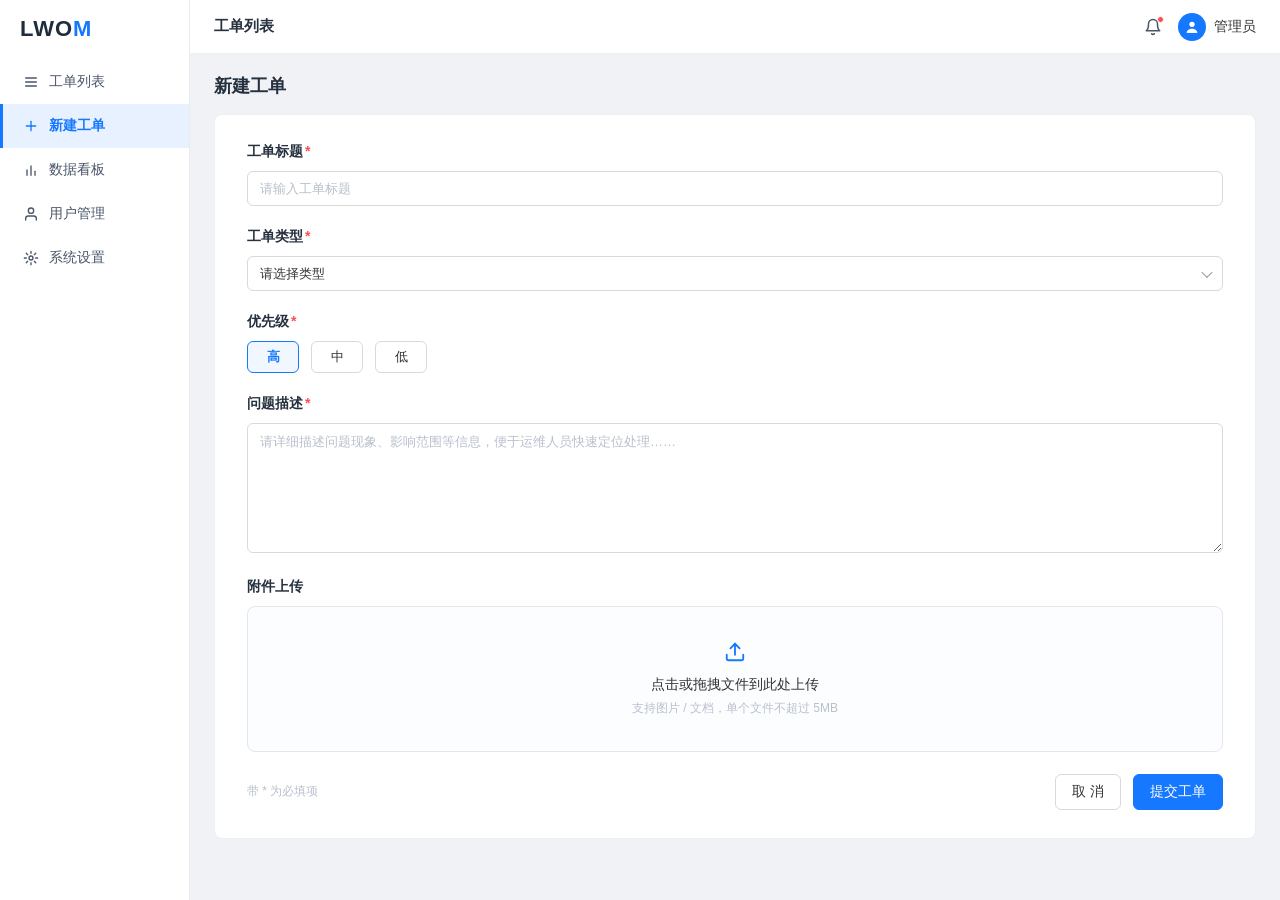
<file: ui/html/ticket-new.html>
<!DOCTYPE html>
<html lang="zh-CN">
<head>
<meta charset="UTF-8">
<meta name="viewport" content="width=device-width, initial-scale=1.0">
<title>新建工单 - LWOM 轻量工单管理平台</title>
<link rel="stylesheet" href="css/style.css">
</head>
<body>
<div class="layout">
  <!-- 侧边栏 -->
  <aside class="sidebar">
    <div class="logo">LWO<span class="m">M</span></div>
    <ul class="menu">
      <li><a href="ticket-list.html"><svg viewBox="0 0 24 24" fill="none" stroke="currentColor" stroke-width="2" stroke-linecap="round"><line x1="4" y1="6" x2="20" y2="6"/><line x1="4" y1="12" x2="20" y2="12"/><line x1="4" y1="18" x2="20" y2="18"/></svg>工单列表</a></li>
      <li><a class="active" href="ticket-new.html"><svg viewBox="0 0 24 24" fill="none" stroke="currentColor" stroke-width="2" stroke-linecap="round"><line x1="12" y1="5" x2="12" y2="19"/><line x1="5" y1="12" x2="19" y2="12"/></svg>新建工单</a></li>
      <li><a href="dashboard.html"><svg viewBox="0 0 24 24" fill="none" stroke="currentColor" stroke-width="2" stroke-linecap="round"><line x1="6" y1="20" x2="6" y2="12"/><line x1="12" y1="20" x2="12" y2="6"/><line x1="18" y1="20" x2="18" y2="14"/></svg>数据看板</a></li>
      <li><a href="user-management.html"><svg viewBox="0 0 24 24" fill="none" stroke="currentColor" stroke-width="2" stroke-linecap="round" stroke-linejoin="round"><path d="M20 21v-2a4 4 0 0 0-4-4H8a4 4 0 0 0-4 4v2"/><circle cx="12" cy="7" r="4"/></svg>用户管理</a></li>
      <li><a href="system-settings.html"><svg viewBox="0 0 24 24" fill="none" stroke="currentColor" stroke-width="2" stroke-linecap="round"><circle cx="12" cy="12" r="3"/><path d="M12 2v3M12 19v3M2 12h3M19 12h3M4.9 4.9l2.1 2.1M17 17l2.1 2.1M19.1 4.9L17 7M7 17l-2.1 2.1"/></svg>系统设置</a></li>
    </ul>
  </aside>

  <!-- 主区域 -->
  <div class="main">
    <header class="topbar">
      <h1>工单列表</h1>
      <div class="topbar-right">
        <span class="bell"><svg viewBox="0 0 24 24" fill="none" stroke="currentColor" stroke-width="2" stroke-linecap="round" stroke-linejoin="round"><path d="M18 8A6 6 0 0 0 6 8c0 7-3 9-3 9h18s-3-2-3-9"/><path d="M13.7 21a2 2 0 0 1-3.4 0"/></svg><i class="dot"></i></span>
        <span class="user-chip"><span class="avatar"><svg viewBox="0 0 24 24" fill="currentColor"><circle cx="12" cy="8" r="4"/><path d="M4 21c0-4 3.6-6.5 8-6.5s8 2.5 8 6.5z"/></svg></span>管理员</span>
      </div>
    </header>

    <div class="content">
      <div class="page-head"><h2>新建工单</h2></div>

      <form class="card form-card" action="ticket-list.html">
        <div class="form-item">
          <label>工单标题<span class="req">*</span></label>
          <input type="text" placeholder="请输入工单标题">
        </div>

        <div class="form-item">
          <label>工单类型<span class="req">*</span></label>
          <span class="select-wrap" style="display:flex"><select style="width:100%"><option>请选择类型</option><option>报修</option><option>需求咨询</option><option>其他</option></select></span>
        </div>

        <div class="form-item">
          <label>优先级<span class="req">*</span></label>
          <div class="prio-group">
            <span class="prio-btn on">高</span>
            <span class="prio-btn">中</span>
            <span class="prio-btn">低</span>
          </div>
        </div>

        <div class="form-item">
          <label>问题描述<span class="req">*</span></label>
          <textarea placeholder="请详细描述问题现象、影响范围等信息，便于运维人员快速定位处理……"></textarea>
        </div>

        <div class="form-item">
          <label>附件上传</label>
          <div class="upload-zone">
            <svg viewBox="0 0 24 24" fill="none" stroke="currentColor" stroke-width="2" stroke-linecap="round" stroke-linejoin="round"><path d="M21 15v4a2 2 0 0 1-2 2H5a2 2 0 0 1-2-2v-4"/><polyline points="17 8 12 3 7 8"/><line x1="12" y1="3" x2="12" y2="15"/></svg>
            <div class="t1">点击或拖拽文件到此处上传</div>
            <div class="t2">支持图片 / 文档，单个文件不超过 5MB</div>
          </div>
        </div>

        <div class="form-footer">
          <span class="tip">带 * 为必填项</span>
          <span class="ops">
            <button type="button" class="btn" onclick="location.href='ticket-list.html'">取 消</button>
            <button type="submit" class="btn btn-primary">提交工单</button>
          </span>
        </div>
      </form>
    </div>
  </div>
</div>
</body>
</html>
</file>
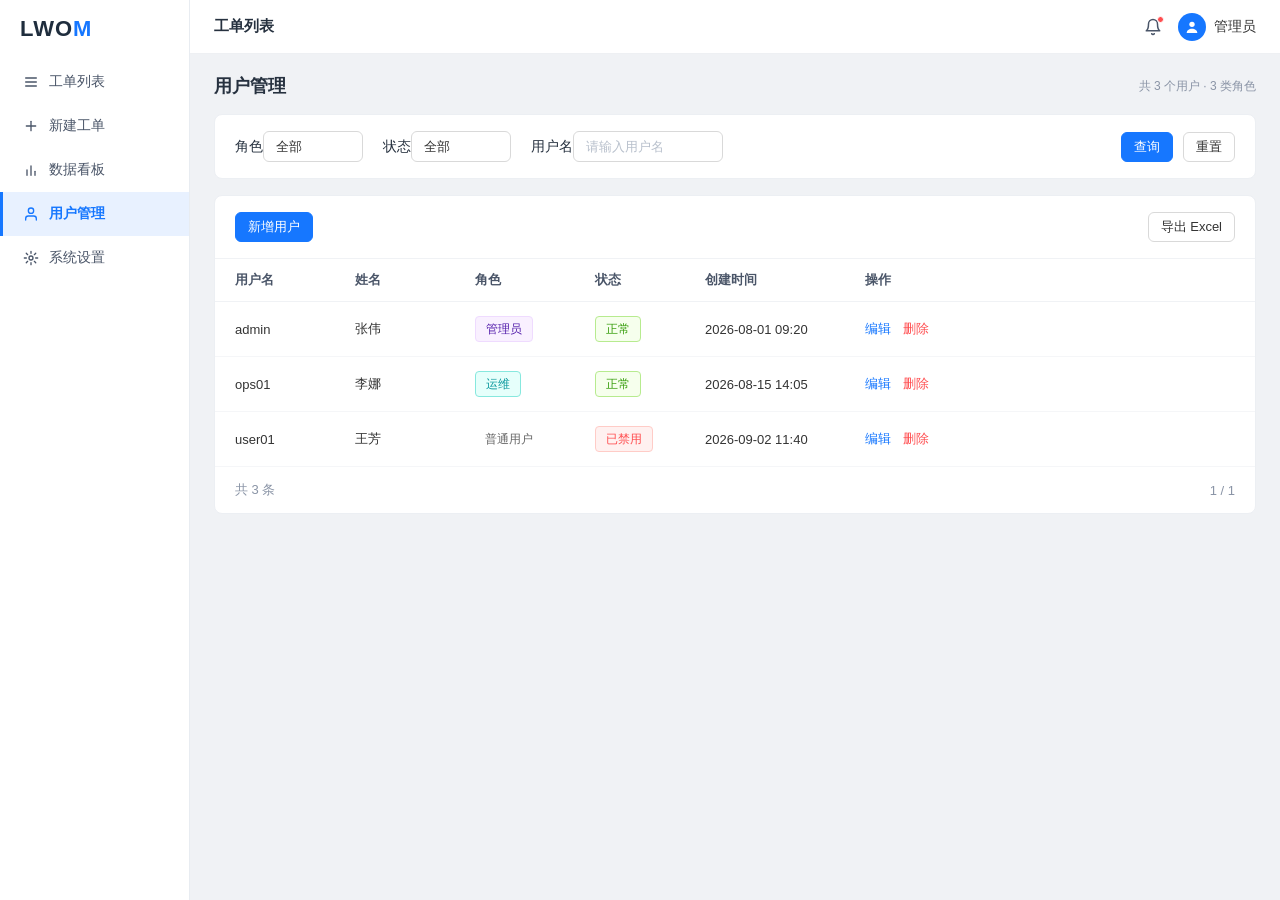
<file: ui/html/user-management.html>
<!DOCTYPE html>
<html lang="zh-CN">
<head>
<meta charset="UTF-8">
<meta name="viewport" content="width=device-width, initial-scale=1.0">
<title>用户管理 - LWOM 轻量工单管理平台</title>
<link rel="stylesheet" href="css/style.css">
</head>
<body>
<div class="layout">
  <!-- 侧边栏 -->
  <aside class="sidebar">
    <div class="logo">LWO<span class="m">M</span></div>
    <ul class="menu">
      <li><a href="ticket-list.html"><svg viewBox="0 0 24 24" fill="none" stroke="currentColor" stroke-width="2" stroke-linecap="round"><line x1="4" y1="6" x2="20" y2="6"/><line x1="4" y1="12" x2="20" y2="12"/><line x1="4" y1="18" x2="20" y2="18"/></svg>工单列表</a></li>
      <li><a href="ticket-new.html"><svg viewBox="0 0 24 24" fill="none" stroke="currentColor" stroke-width="2" stroke-linecap="round"><line x1="12" y1="5" x2="12" y2="19"/><line x1="5" y1="12" x2="19" y2="12"/></svg>新建工单</a></li>
      <li><a href="dashboard.html"><svg viewBox="0 0 24 24" fill="none" stroke="currentColor" stroke-width="2" stroke-linecap="round"><line x1="6" y1="20" x2="6" y2="12"/><line x1="12" y1="20" x2="12" y2="6"/><line x1="18" y1="20" x2="18" y2="14"/></svg>数据看板</a></li>
      <li><a class="active" href="user-management.html"><svg viewBox="0 0 24 24" fill="none" stroke="currentColor" stroke-width="2" stroke-linecap="round" stroke-linejoin="round"><path d="M20 21v-2a4 4 0 0 0-4-4H8a4 4 0 0 0-4 4v2"/><circle cx="12" cy="7" r="4"/></svg>用户管理</a></li>
      <li><a href="system-settings.html"><svg viewBox="0 0 24 24" fill="none" stroke="currentColor" stroke-width="2" stroke-linecap="round"><circle cx="12" cy="12" r="3"/><path d="M12 2v3M12 19v3M2 12h3M19 12h3M4.9 4.9l2.1 2.1M17 17l2.1 2.1M19.1 4.9L17 7M7 17l-2.1 2.1"/></svg>系统设置</a></li>
    </ul>
  </aside>

  <!-- 主区域 -->
  <div class="main">
    <header class="topbar">
      <h1>工单列表</h1>
      <div class="topbar-right">
        <span class="bell"><svg viewBox="0 0 24 24" fill="none" stroke="currentColor" stroke-width="2" stroke-linecap="round" stroke-linejoin="round"><path d="M18 8A6 6 0 0 0 6 8c0 7-3 9-3 9h18s-3-2-3-9"/><path d="M13.7 21a2 2 0 0 1-3.4 0"/></svg><i class="dot"></i></span>
        <span class="user-chip"><span class="avatar"><svg viewBox="0 0 24 24" fill="currentColor"><circle cx="12" cy="8" r="4"/><path d="M4 21c0-4 3.6-6.5 8-6.5s8 2.5 8 6.5z"/></svg></span>管理员</span>
      </div>
    </header>

    <div class="content">
      <div class="page-head">
        <h2>用户管理</h2>
        <span class="meta">共 3 个用户 · 3 类角色</span>
      </div>

      <!-- 筛选栏 -->
      <div class="filter-bar">
        <span class="inline"><label>角色</label><input type="text" value="全部" style="width:100px"></span>
        <span class="inline"><label>状态</label><input type="text" value="全部" style="width:100px"></span>
        <span class="inline"><label>用户名</label><input type="text" placeholder="请输入用户名" style="width:150px"></span>
        <div class="filter-actions">
          <button class="btn btn-primary btn-sm">查询</button>
          <button class="btn btn-sm">重置</button>
        </div>
      </div>

      <!-- 用户列表 -->
      <div class="card table-card">
        <div class="table-toolbar">
          <button class="btn btn-primary btn-sm">新增用户</button>
          <button class="btn btn-sm">导出 Excel</button>
        </div>
        <table>
          <thead>
            <tr>
              <th style="width:120px">用户名</th>
              <th style="width:120px">姓名</th>
              <th style="width:120px">角色</th>
              <th style="width:110px">状态</th>
              <th style="width:160px">创建时间</th>
              <th>操作</th>
            </tr>
          </thead>
          <tbody>
            <tr>
              <td>admin</td>
              <td>张伟</td>
              <td><span class="tag tag-purple">管理员</span></td>
              <td><span class="tag tag-green">正常</span></td>
              <td>2026-08-01 09:20</td>
              <td><a class="link-blue" href="#">编辑</a><a class="link-red" href="#">删除</a></td>
            </tr>
            <tr>
              <td>ops01</td>
              <td>李娜</td>
              <td><span class="tag tag-teal">运维</span></td>
              <td><span class="tag tag-green">正常</span></td>
              <td>2026-08-15 14:05</td>
              <td><a class="link-blue" href="#">编辑</a><a class="link-red" href="#">删除</a></td>
            </tr>
            <tr>
              <td>user01</td>
              <td>王芳</td>
              <td><span class="tag tag-plain">普通用户</span></td>
              <td><span class="tag tag-red">已禁用</span></td>
              <td>2026-09-02 11:40</td>
              <td><a class="link-blue" href="#">编辑</a><a class="link-red" href="#">删除</a></td>
            </tr>
          </tbody>
        </table>
        <div class="table-footer">
          <span>共 3 条</span>
          <span>1 / 1</span>
        </div>
      </div>
    </div>
  </div>
</div>
</body>
</html>
</file>
<file: frontend/css/style.css>
* {
    box-sizing:border-box;
    margin: 0;
    padding: 0;
}

/* ===== 登录页 ===== */
body {
    font-family:
      -apple-system,
      BlinkMacSystemFont,
      "Segoe UI",
      "PingFang SC",
      "Hiragino Sans GB",
      "Microsoft YaHei",
      sans-serif;
    color: #1f2d3d;
    font-size: 14px;  
}
</file>
<file: frontend/css/index.css>
/* ===== 工单列表页 ===== */

/* 列表页布局 */
.list-page {
    min-height: 100vh;
    background: #f0f2f5;
}

/* 顶部导航栏 */
.topbar {
    height: 56px;
    margin-left: 200px;
    display: flex;
    align-items: center;
    justify-content: space-between;
    padding: 0 24px;
    background: #fff;
    border-bottom: 1px solid #e8ecf1;
}

/* 顶栏品牌字样 */
.topbar-brand {
    font-size: 16px;
    font-weight: 700;
    letter-spacing: 1px;
    color: #1f2d3d;
}

/* 顶栏右侧区域 */
.topbar-right {
    display: flex;
    align-items: center;
    gap: 14px;
}

/* 用户名显示 */
.topbar-user {
    font-size: 14px;
    color: #56758b;
}

/* 退出按钮 */
.logout-btn {
    height: 32px;
    padding: 0 14px;
    border: 1px solid #d9d9d9;
    border-radius: 6px;
    background: #fff;
    color: #1f2d3d;
    font-size: 13px;
    cursor: pointer;
    transition:
        color 0.2s,
        border-color 0.2s,
        background 0.2s;
}

.logout-btn:hover {
    color: #ff4d4f;
    border-color: #ff4d4f;
    background: #fff1f0;
}   

/* 主体区域 */
.page-main {
    max-width: none;
    margin-left: 200px;
    padding: 16px 24px 24px;
}

/* 内容卡片 */
.page-card {
    background: #fff;
    border: 1px solid #e8ecf1;
    border-radius: 14px;
    box-shadow: 0 18px 50px rgba(31,45,61,0.10);
    padding: 32px;
    text-align: center;
}

/* 页面标题 */
.page-title {
    font-size: 19px;
    font-weight: 700;
    letter-spacing: 1px;
    color: #1f2d3d;
}

/* 空状态提示 */
.page-empty {
    margin-top: 14px;
    font-size: 13px;
    color: #8a94a6;
}

/* 顶栏标题 */
.topbar h1 {
    font-size: 15px;
    font-weight: 600;
}

/* 铃铛 */
.bell {
    position: relative;
    display: flex;
    color: #4a5568;
}

.bell svg{
    width: 18px;
    height: 18px;
}

.bell .dot {
    position: absolute;
    top: -1px;
    right: 0;
    width: 7px;
    height: 7px;
    border-radius: 50%;
    background: #ff4d4f;
}

/* 用户信息模块 */
.user-chip {
    display: flex;
    align-items: center;
    gap: 8px;
    font-size: 14px;
    color: #1f2d3d;
}

/* 头像 */
.avatar {
    width: 26px;
    height: 26px;
    display: flex;
    align-items: center;
    justify-content: center;
    border-radius: 50%;
    background: #1677ff;
    color: #fff;
}

.avatar svg {
    width: 14px;
    height: 14px;
}

/* 筛选栏 */
.filter-bar {
    display: flex;
    align-items: flex-end;
    flex-wrap: nowrap;
    gap: 20px;
    margin-bottom: 16px;
    padding: 16px 20px;
    border: 1px solid #eceff3;
    border-radius: 8px;
    background: #fff;
}

/* 筛选单项 */
.filter-item {
    display: flex;
    flex-direction: column;
    gap: 6px;
}

.filter-item span {
    font-size: 13px;
    color: #56758b;
}

.filter-item select{
    height: 34px;
    width: 130px;
    padding: 0 10px;
    border: 1px solid #d9d9d9;
    border-radius: 6px;
    background: #fff;
    color: #1f2d3d;
    font-size: 13px;
    outline: none;
}

.filter-item select:focus {
    border-color: #1677ff;
}

#dataFilter {
    width: 160px;
}

.filter-item input {
    width: 160px;
    height: 34px;
    padding: 0 10px;
    border: 1px solid #d9d9d9;
    border-radius: 6px;
    background: #fff;
    color: #1f2d3d;
    font-size: 13px;
    outline: none;
}

.filter-item input:focus {
    border-color: #1677ff;
}

#searchBtn {
    margin-left: auto;
}

#searchBtn,
#resetBtn { 
    flex-shrink: 0;
    white-space: nowrap;
}

/* 主要按钮 */
.btn-primary {
    height: 34px;
    padding: 0 18px;
    border: 1px solid #1677ff;
    border-radius: 6px;
    background: #1677ff;
    color: #fff;
    font-size: 13px;
    line-height: 32px;
    text-decoration: none;
    cursor: pointer;
}

.btn-primary:hover {
    background: #4096ff;
    border-color: #4096ff;
}

/* 次要按钮 */
.btn-plain {
    height: 34px;
    padding: 0 18px;
    border: 1px solid #d9d9d9;
    border-radius: 6px;
    background: #fff;
    color: #1f2d3d;
    font-size: 13px;
    cursor: pointer;
}

.btn-plain:hover {
    color: #1677ff;
    border-color: #1677ff;
}

/* 表格卡片 */
.table-card {
    padding: 0;
    overflow: hidden;
    text-align: left;
}

.table-card table {
    width: 100%;
    border-collapse: collapse;
    table-layout: fixed;
}

.table-card th {
    height: 46px;
    padding: 0 12px;
    background: #fafbfc;
    border-bottom: 1px solid #e8ecf1;
    font-size: 13px;
    font-weight: 600;
    color: #56758b;
    text-align: center;
}

.table-card td {
    height: 50px;
    padding: 0 12px;
    border-bottom: 1px solid #f0f2f5;
    font-size: 13px;
    color: #1f2d3d;
    text-align: center;
    overflow: hidden;
    text-overflow: ellipsis;
    white-space: nowrap;
}

/* 表格顶部工具栏 */
.table-toolbar {
    display: flex;
    align-items: center;
    justify-content: space-between;
    padding: 14px 20px;
    border-bottom: 1px solid #eceff3;
}

.table-title {
    font-size: 15px;
    font-weight: 700;
    color: #1f2d3d;
}

.table-count {
    margin-left: 6px;
    font-size: 12px;
    font-weight: 400;
    color: #8a94a6;
}

.table-actions {
    display: flex;
    gap: 10px;
}

/* ===== 侧边栏 ===== */
.sidebar {
    position: fixed;
    top: 0;
    left: 0;
    bottom: 0;
    width: 200px;
    background: #fff;
    border-right: 1px solid #e8ecf1;
    z-index: 20;
}

.sidebar-logo {
    padding: 16px 20px 12px;
    font-size: 22px;
    font-weight: 800;
    letter-spacing: 1px;
    color: #1f2d3d;
}

.sidebar-logo span{
    color: #56758B;
}

.sidebar-menu {
    margin-top: 6px;
    list-style: none;
}

.sidebar-menu a {
    display: flex;
    align-items: center;
    gap: 10px;
    padding: 13px 20px;
    border-left: 3px solid transparent;
    color: #4a5568;
    font-size: 14px;
    text-decoration: none;
}

.sidebar-menu a svg {
    width: 16px;
    height: 16px;
    flex-shrink: 0;
}

.sidebar-menu a:hover {
    color: #1677ff;
}

.sidebar-menu a.active {
    background: #e8f1ff;
    border-left-color: #1677ff;
    color: #1677ff;
    font-weight: 600;
}
</file>
<file: frontend/css/login.css>
/* 页面背景与居中 */
.login-page{
    min-height: 100vh;
    display: flex;
    align-items: center;
    justify-content: center;
    padding: 24px;
    background:
      radial-gradient(circle at 12% 18%,rgba(22,119,255,0.10),transparent 32%),
      radial-gradient(circle at 88% 82%,rgba(22,119,255,0.08),transparent 36%),
      #f0f2f5;
}

/* 白色卡片 */
.login-card {
    width: 380px;
    max-width: 100%;
    background: #fff;
    border: 1px solid #e8ecf1;
    border-radius: 14px;
    box-shadow: 0 18px 50px
        rgba(31,45,61,0.10);
    padding: 44px 40px 32px;
    text-align:center;
}

/* 品牌字样 */
.login-brand {
    font-size: 34px;
    font-weight: 800;
    letter-spacing: 3px;
    line-height: 1;
    color: #1f2d3d;
}

.login-brand span {
    color:#56758B;
}

/* 标题与副标题 */
.login-title {
    margin-top: 18px;
    font-size: 19px;
    font-weight: 700;
    letter-spacing: 1px;
}

.login-sub {
    margin: 10px 0 30px;
    font-size: 13px;
    color: #8a94a6;
}

/* 输入框 */
.login-field {
    display:flex;
    align-items:  center;
    gap: 10px;
    height: 46px;
    padding: 0 14px;
    margin-bottom: 16px;
    border: 1px solid #d9d9d9;
    border-radius: 8px;
    background: #fafbfc;
    transition:
        border-color 0.2s,
        box-shadow 0.2s,
        background 0.2s;
}

.login-field:focus-within {
    border-color: #1677ff;
    background: #fff;
    box-shadow: 0 0 0 3px
        rgba(22,119,255,0.12);
}

.login-field svg{
    width: 17px;
    height: 17px;
    flex-shrink: 0;
    color: #aeb7c4;
}

.login-field input {
    flex: 1;
    min-width: 0;
    border: none;
    outline: none;
    background: transparent;
    font-size: 14px;
    color: #1f2d3d;
}

.login-field input::placeholder {
    color: #b8c0cc;
}

/* 错误与成功提示 */
.login-tip {
    display: none;
    margin-bottom: 16px;
    padding: 9px 12px;
    border-radius: 6px;
    font-size: 13px;
    line-height: 1.5;
    text-align: left;
}

.login-tip.show {
    display: block;
}

.login-tip.error {
    color: #ff4d4f;
    background: #fff1f0;
    border: 1px solid #ffccc7;
}

.login-tip.success {
    color: #389e0d;
    background: #f6ffed;
    border: 1px solid #b7eb8f;
}

/* 登录按钮 */
.login-btn {
    width: 100%;
    height: 46px;
    border: none;
    border-radius: 8px;
    background: #1677ff;
    color: #fff;
    font-size: 15px;
    font-weight: 600;
    letter-spacing: 4px;
    cursor: pointer;
    transition:
        background 0.2s,
        box-shadow 0.2s;
}

.login-btn:hover {
    background: #3c8dff;
    box-shadow: 0 6px 16px
        rgba(22,119,255,0.25);
}

.login-btn:disabled {
    background: #8fbcf5;
    cursor: not-allowed;
    box-shadow: none;
}

/* 版权 */
.login-copy {
    margin-top: 26px;
    font-size: 12px;
    color: #c3cad4;
}
</file>
<file: ui/html/css/style.css>
/* ============================================
   LWOM 轻量工单管理平台 - 静态 UI 还原样式
   ============================================ */
* { margin: 0; padding: 0; box-sizing: border-box; }

:root {
  --primary: #1677ff;
  --primary-bg: #e8f1ff;
  --text-main: #26313f;
  --text-sub: #8a94a6;
  --border: #e8ecf1;
  --red: #ff4d4f;
  --orange: #fa8c16;
  --yellow: #faad14;
  --green: #52c41a;
  --purple: #722ed1;
}

body {
  font-family: -apple-system, BlinkMacSystemFont, "Segoe UI", "PingFang SC", "Hiragino Sans GB", "Microsoft YaHei", sans-serif;
  background: #f0f2f5;
  color: var(--text-main);
  font-size: 14px;
}
a { text-decoration: none; color: inherit; }
ul { list-style: none; }

/* ---------- 布局 ---------- */
.layout { display: flex; min-height: 100vh; }
.sidebar {
  width: 190px; background: #fff; border-right: 1px solid var(--border);
  position: fixed; top: 0; bottom: 0; left: 0; z-index: 20;
}
.logo {
  font-size: 22px; font-weight: 800; letter-spacing: 1px;
  color: #1f2d3d; padding: 16px 20px 12px;
}
.logo .m { color: var(--primary); }
.menu { margin-top: 6px; }
.menu a {
  display: flex; align-items: center; gap: 10px;
  padding: 13px 20px; color: #4a5568; font-size: 14px;
  border-left: 3px solid transparent;
}
.menu a svg { width: 16px; height: 16px; flex-shrink: 0; }
.menu a:hover { color: var(--primary); }
.menu a.active {
  background: var(--primary-bg); color: var(--primary);
  border-left-color: var(--primary); font-weight: 600;
}
.main { margin-left: 190px; flex: 1; min-width: 0; display: flex; flex-direction: column; }
.topbar {
  height: 54px; background: #fff; border-bottom: 1px solid #eef0f3;
  display: flex; align-items: center; justify-content: space-between;
  padding: 0 24px; position: sticky; top: 0; z-index: 10;
}
.topbar h1 { font-size: 15px; font-weight: 600; }
.topbar-right { display: flex; align-items: center; gap: 16px; }
.bell { position: relative; display: flex; color: #4a5568; }
.bell svg { width: 18px; height: 18px; }
.bell .dot {
  position: absolute; top: -2px; right: -2px; width: 7px; height: 7px;
  background: var(--red); border-radius: 50%; border: 1.5px solid #fff;
}
.user-chip { display: flex; align-items: center; gap: 8px; color: #333; }
.avatar {
  width: 28px; height: 28px; border-radius: 50%;
  background: var(--primary); color: #fff;
  display: flex; align-items: center; justify-content: center;
}
.avatar svg { width: 16px; height: 16px; }
.content { padding: 20px 24px; flex: 1; }

/* ---------- 通用组件 ---------- */
.card {
  background: #fff; border-radius: 8px;
  border: 1px solid #eceff3; padding: 20px;
}
.page-head {
  display: flex; align-items: center; justify-content: space-between;
  margin-bottom: 16px;
}
.page-head h2 { font-size: 18px; font-weight: 700; }
.page-head .meta { font-size: 12px; color: var(--text-sub); }

.btn {
  display: inline-flex; align-items: center; justify-content: center; gap: 6px;
  padding: 7px 16px; border-radius: 6px; border: 1px solid #d9d9d9;
  background: #fff; font-size: 14px; cursor: pointer; color: #333; line-height: 1.4;
}
.btn:hover { border-color: var(--primary); color: var(--primary); }
.btn svg { width: 14px; height: 14px; }
.btn-primary { background: var(--primary); border-color: var(--primary); color: #fff; }
.btn-primary:hover { background: #3c8dff; color: #fff; }
.btn-outline-blue { color: var(--primary); border-color: #91caff; background: #fff; }
.btn-outline-red { color: var(--red); border-color: #ffa39e; background: #fff; }
.btn-sm { padding: 5px 12px; font-size: 13px; }

.tag {
  display: inline-block; padding: 2px 10px; border-radius: 4px;
  font-size: 12px; line-height: 20px; white-space: nowrap;
}
.tag-red    { color: var(--red);    background: #fff1f0; border: 1px solid #ffccc7; }
.tag-yellow { color: #d48806;       background: #fffbe6; border: 1px solid #ffe58f; }
.tag-green  { color: #389e0d;       background: #f6ffed; border: 1px solid #b7eb8f; }
.tag-orange { color: #d46b08;       background: #fff7e6; border: 1px solid #ffd591; }
.tag-purple { color: #531dab;       background: #f9f0ff; border: 1px solid #efdbff; }
.tag-blue   { color: #0958d9;       background: #e6f4ff; border: 1px solid #91caff; }
.tag-gray   { color: #595959;       background: #fafafa; border: 1px solid #d9d9d9; }
.tag-teal   { color: #08979c;       background: #e6fffb; border: 1px solid #87e8de; }
.tag-plain  { color: #666; background: transparent; border: none; }

/* ---------- 筛选栏 ---------- */
.filter-bar {
  display: flex; align-items: flex-end; gap: 20px; flex-wrap: wrap;
  background: #fff; border: 1px solid #eceff3; border-radius: 8px;
  padding: 16px 20px; margin-bottom: 16px;
}
.filter-item { display: flex; flex-direction: column; gap: 6px; }
.filter-item label { font-size: 12px; color: var(--text-sub); }
.filter-item .inline { display: flex; align-items: center; gap: 8px; }
.filter-item .inline label { font-size: 13px; color: #4a5568; margin: 0; }
.filter-actions { margin-left: auto; display: flex; gap: 10px; }

input[type="text"], input[type="password"], input[type="date"], select, textarea {
  border: 1px solid #d9d9d9; border-radius: 6px; padding: 7px 12px;
  font-size: 13px; color: #333; background: #fff; outline: none;
  font-family: inherit;
}
input:focus, select:focus, textarea:focus {
  border-color: var(--primary); box-shadow: 0 0 0 2px rgba(22, 119, 255, 0.1);
}
input::placeholder, textarea::placeholder { color: #b8c0cc; }
.select-wrap { position: relative; display: inline-flex; }
.select-wrap::after {
  content: ""; position: absolute; right: 12px; top: 50%;
  width: 7px; height: 7px; border-right: 1.5px solid #999; border-bottom: 1.5px solid #999;
  transform: translateY(-70%) rotate(45deg); pointer-events: none;
}
select { appearance: none; padding-right: 30px; min-width: 130px; }

/* ---------- 表格 ---------- */
.table-card { padding: 0; overflow: hidden; }
.table-toolbar {
  display: flex; align-items: center; justify-content: space-between;
  padding: 16px 20px; border-bottom: 1px solid #f0f2f5;
}
.table-toolbar .title { font-size: 15px; font-weight: 700; }
.table-toolbar .title small { font-size: 12px; color: var(--text-sub); font-weight: 400; margin-left: 8px; }
.table-toolbar .ops { display: flex; gap: 10px; }
table { width: 100%; border-collapse: collapse; }
thead th {
  text-align: left; font-size: 13px; font-weight: 600; color: #4a5568;
  padding: 12px 20px; border-bottom: 1px solid #f0f2f5; white-space: nowrap;
}
tbody td {
  padding: 14px 20px; border-bottom: 1px solid #f5f6f8;
  font-size: 13px; color: #333; white-space: nowrap;
}
tbody tr:hover { background: #fafbfc; }
td .link-blue { color: var(--primary); margin-right: 12px; cursor: pointer; }
td .link-red  { color: var(--red); cursor: pointer; }
td .link-orange { color: var(--orange); cursor: pointer; }
.td-muted { color: #b8c0cc; }
.table-footer {
  display: flex; align-items: center; justify-content: space-between;
  padding: 14px 20px; font-size: 13px; color: var(--text-sub);
}
.pager { display: flex; gap: 8px; align-items: center; }
.pager a {
  min-width: 28px; height: 28px; padding: 0 8px; border-radius: 50%;
  border: 1px solid #d9d9d9; display: inline-flex; align-items: center; justify-content: center;
  font-size: 13px; color: #555; background: #fff;
}
.pager a.on { background: var(--primary); border-color: var(--primary); color: #fff; }

/* ---------- 详情页 ---------- */
.breadcrumb { font-size: 12px; color: var(--text-sub); margin-bottom: 12px; }
.breadcrumb a { color: var(--primary); }
.breadcrumb .sep { margin: 0 6px; color: #c3cad4; }
.detail-head { margin-bottom: 16px; }
.detail-head h2 { font-size: 20px; font-weight: 700; margin-bottom: 8px; }
.detail-head .meta { font-size: 12px; color: var(--text-sub); }
.detail-head .meta b { color: #4a5568; font-weight: 600; }
.detail-head .ops { display: flex; gap: 10px; }
.detail-grid { display: flex; gap: 16px; align-items: flex-start; }
.detail-main { flex: 1; min-width: 0; display: flex; flex-direction: column; gap: 16px; }
.detail-side { width: 280px; flex-shrink: 0; display: flex; flex-direction: column; gap: 16px; }
.card h3 { font-size: 15px; font-weight: 700; margin-bottom: 16px; }
.info-grid { display: grid; grid-template-columns: 1fr 1fr; gap: 18px 24px; }
.info-item .lb { font-size: 12px; color: var(--text-sub); margin-bottom: 6px; }
.info-item .val { font-size: 14px; color: #26313f; }
.info-item .val.red { color: var(--red); font-weight: 600; }
.info-item .val.orange { color: var(--orange); font-weight: 600; }
.desc-text { font-size: 14px; line-height: 1.8; color: #333; }
.file-row {
  display: flex; align-items: center; gap: 10px;
  background: #f7f8fa; border: 1px solid #eef0f3; border-radius: 6px;
  padding: 10px 14px; margin-bottom: 10px; font-size: 13px;
}
.file-row:last-child { margin-bottom: 0; }
.file-row svg { width: 15px; height: 15px; color: #4a5568; flex-shrink: 0; }
.file-row .size { margin-left: auto; color: #b8c0cc; font-size: 12px; }
.audit-note { font-size: 12px; color: var(--text-sub); margin-bottom: 16px; }
.timeline { display: flex; flex-direction: column; gap: 18px; }
.tl-item { display: flex; gap: 12px; }
.tl-dot { width: 8px; height: 8px; border-radius: 50%; margin-top: 5px; flex-shrink: 0; }
.dot-blue { background: var(--primary); }
.dot-green { background: var(--green); }
.dot-purple { background: var(--purple); }
.tl-body .txt { font-size: 13px; color: #333; line-height: 1.6; }
.tl-body .time { font-size: 12px; color: var(--text-sub); margin-top: 4px; }
.side-status .cur { margin-bottom: 14px; }
.side-status .flow-to { font-size: 12px; color: var(--text-sub); margin-bottom: 10px; }
.side-status .btn { width: 100%; margin-bottom: 10px; }
.side-status .note { font-size: 12px; color: #b8c0cc; line-height: 1.6; }
.handler { display: flex; align-items: center; gap: 12px; }
.handler .avatar { width: 36px; height: 36px; }
.handler .avatar svg { width: 20px; height: 20px; }
.handler .name { font-weight: 600; font-size: 14px; }
.handler .team { font-size: 12px; color: var(--text-sub); margin-top: 2px; }

/* ---------- 新建工单表单 ---------- */
.form-card { padding: 28px 32px; }
.form-item { margin-bottom: 22px; }
.form-item > label { display: block; font-size: 14px; font-weight: 600; margin-bottom: 10px; }
.form-item .req { color: var(--red); margin-left: 2px; }
.form-item input[type="text"], .form-item select, .form-item textarea { width: 100%; }
.form-item input[type="text"], .form-item select { padding: 9px 12px; }
.form-item textarea { height: 130px; resize: vertical; line-height: 1.7; }
.prio-group { display: flex; gap: 12px; }
.prio-btn {
  min-width: 52px; text-align: center; padding: 6px 16px;
  border: 1px solid #d9d9d9; border-radius: 6px; font-size: 13px;
  cursor: pointer; background: #fff; color: #333;
}
.prio-btn.on {
  color: var(--primary); border-color: var(--primary);
  background: #f0f7ff; font-weight: 600;
}
.upload-zone {
  border: 1px solid #e3e7ec; border-radius: 8px; background: #fcfdfe;
  padding: 34px 20px; text-align: center; cursor: pointer;
}
.upload-zone:hover { border-color: var(--primary); }
.upload-zone svg { width: 22px; height: 22px; color: var(--primary); }
.upload-zone .t1 { font-size: 14px; color: #333; margin-top: 10px; }
.upload-zone .t2 { font-size: 12px; color: #b8c0cc; margin-top: 6px; }
.form-footer {
  display: flex; align-items: center; justify-content: space-between; margin-top: 20px;
}
.form-footer .tip { font-size: 12px; color: #b8c0cc; }
.form-footer .ops { display: flex; gap: 12px; }

/* ---------- 数据看板 ---------- */
.stat-row { display: grid; grid-template-columns: repeat(4, 1fr); gap: 16px; margin-bottom: 16px; }
.stat-card { background: #fff; border: 1px solid #eceff3; border-radius: 8px; padding: 18px 20px; }
.stat-card .lb { font-size: 13px; color: #4a5568; margin-bottom: 12px; }
.stat-card .num { font-size: 30px; font-weight: 800; color: #1f2d3d; line-height: 1; }
.stat-card .sub { font-size: 12px; color: var(--text-sub); margin-top: 12px; }
.chart-row { display: grid; grid-template-columns: 1fr 1fr; gap: 16px; }
.hbar-item { display: flex; align-items: center; gap: 12px; margin-bottom: 20px; }
.hbar-item:last-child { margin-bottom: 0; }
.hbar-item .lb { width: 62px; font-size: 13px; color: #4a5568; flex-shrink: 0; }
.hbar-item .track { flex: 1; height: 10px; border-radius: 5px; background: #f2f4f7; overflow: hidden; }
.hbar-item .fill { height: 100%; border-radius: 5px; }
.hbar-item .num { width: 34px; text-align: right; font-size: 13px; color: #4a5568; flex-shrink: 0; }
.sbar-item { display: flex; align-items: center; gap: 12px; margin-bottom: 18px; }
.sbar-item:last-child { margin-bottom: 0; }
.sbar-item .lb { width: 56px; font-size: 13px; color: #4a5568; flex-shrink: 0; }
.sbar-item .pill { height: 12px; border-radius: 6px; }
.sbar-item .num { font-size: 13px; color: #4a5568; }

/* ---------- 登录页 ---------- */
.login-body {
  min-height: 100vh; background: #f0f2f5;
  display: flex; align-items: center; justify-content: center; padding: 20px;
}
.login-card {
  width: 340px; background: #fff; border-radius: 10px;
  box-shadow: 0 6px 24px rgba(31, 45, 61, 0.08);
  padding: 44px 36px 36px; text-align: center;
}
.login-logo { font-size: 30px; font-weight: 800; letter-spacing: 2px; color: #1f2d3d; }
.login-logo .m { color: var(--primary); }
.login-title { font-size: 18px; font-weight: 700; margin-top: 12px; color: #1f2d3d; }
.login-sub { font-size: 12px; color: #b8c0cc; margin: 8px 0 26px; }
.login-field {
  display: flex; align-items: center; gap: 10px;
  border: 1px solid #d9d9d9; border-radius: 6px;
  padding: 0 12px; height: 40px; margin-bottom: 16px; text-align: left;
}
.login-field:focus-within { border-color: var(--primary); box-shadow: 0 0 0 2px rgba(22, 119, 255, 0.1); }
.login-field svg { width: 15px; height: 15px; color: #b8c0cc; flex-shrink: 0; }
.login-field input { border: none; outline: none; flex: 1; font-size: 13px; background: transparent; }
.login-field input::placeholder { color: #b8c0cc; }
.login-row {
  display: flex; align-items: center; justify-content: space-between;
  margin-bottom: 20px; font-size: 13px;
}
.login-row .remember { display: flex; align-items: center; gap: 6px; color: #4a5568; }
.login-row input[type="checkbox"] { accent-color: var(--primary); width: 14px; height: 14px; }
.login-row a { color: var(--primary); }
.login-btn {
  width: 100%; height: 40px; border: none; border-radius: 6px;
  background: var(--primary); color: #fff; font-size: 15px; font-weight: 600;
  cursor: pointer; letter-spacing: 4px;
}
.login-btn:hover { background: #3c8dff; }
.login-copy { font-size: 12px; color: #c3cad4; margin-top: 22px; }

/* ---------- 系统设置 ---------- */
.switch { position: relative; display: inline-block; width: 42px; height: 22px; flex-shrink: 0; }
.switch input { display: none; }
.switch .slider {
  position: absolute; inset: 0; background: #d0d5dd; border-radius: 22px; transition: .2s;
}
.switch .slider::before {
  content: ""; position: absolute; width: 18px; height: 18px; left: 2px; top: 2px;
  background: #fff; border-radius: 50%; transition: .2s;
}
.switch input:checked + .slider { background: var(--primary); }
.switch input:checked + .slider::before { transform: translateX(20px); }
.setting-row {
  display: flex; align-items: center; justify-content: space-between;
  padding: 16px 0; border-bottom: 1px solid #f0f2f5; gap: 20px;
}
.setting-row:last-child { border-bottom: none; }
.setting-row .info .t { font-size: 14px; color: #26313f; font-weight: 500; }
.setting-row .info .d { font-size: 12px; color: var(--text-sub); margin-top: 4px; }
.setting-row .ctrl { display: flex; align-items: center; gap: 10px; flex-shrink: 0; }
.setting-row .ctrl input[type="text"], .setting-row .ctrl input[type="number"] { width: 200px; }
.setting-row .ctrl .unit { font-size: 13px; color: var(--text-sub); }
.setting-footer { margin-top: 16px; display: flex; justify-content: flex-end; gap: 12px; }
</file>
